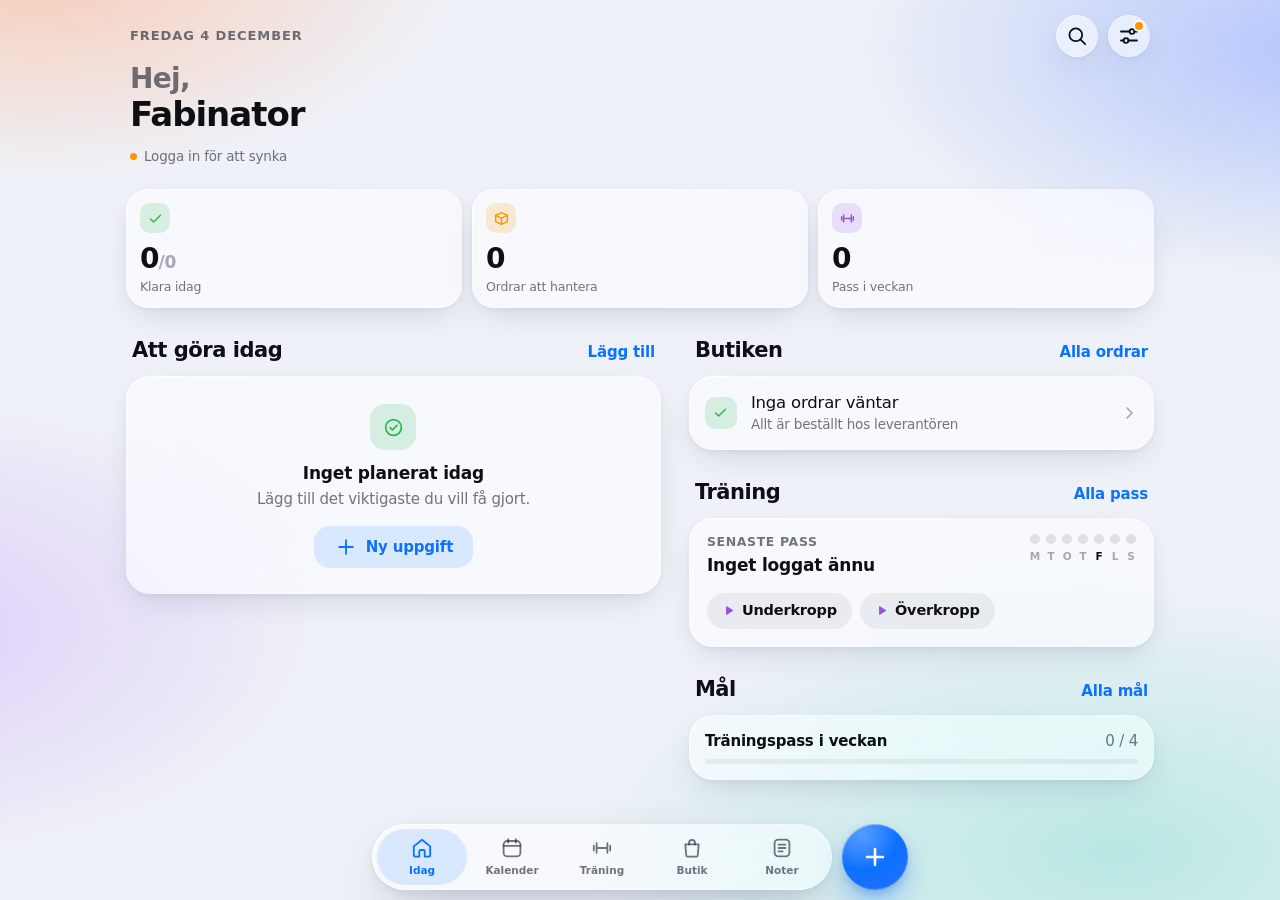
<file: index.html>
<!doctype html>
<html lang="sv">
<head>
<meta charset="utf-8">
<meta name="viewport" content="width=device-width,initial-scale=1,viewport-fit=cover">
<meta name="apple-mobile-web-app-capable" content="yes">
<meta name="mobile-web-app-capable" content="yes">
<meta name="apple-mobile-web-app-status-bar-style" content="black-translucent">
<meta name="apple-mobile-web-app-title" content="HQ">
<meta name="format-detection" content="telephone=no">
<meta name="theme-color" content="#eef1f7" media="(prefers-color-scheme: light)">
<meta name="theme-color" content="#06070b" media="(prefers-color-scheme: dark)">
<title>HQ</title>
<link rel="manifest" href="manifest.webmanifest">
<link rel="apple-touch-icon" href="icons/apple-touch-icon.png">
<link rel="icon" type="image/png" href="icons/icon-192.png">
<link rel="stylesheet" href="styles.css">
</head>
<body>
<div class="bg" aria-hidden="true"></div>
<main class="app"><div id="view" class="view"></div></main>
<nav class="tabbar" id="tabbar" aria-label="Huvudmeny"></nav>
<div id="toast" class="toast" role="status" aria-live="polite"></div>
<input type="file" id="import-file" accept="application/json,.json" hidden>
<script src="config.js"></script>
<script src="app.js"></script>
<script>
if ('serviceWorker' in navigator && location.protocol !== 'file:') {
  addEventListener('load', () => navigator.serviceWorker.register('sw.js').catch(() => {}));
}
</script>
</body>
</html>
</file>
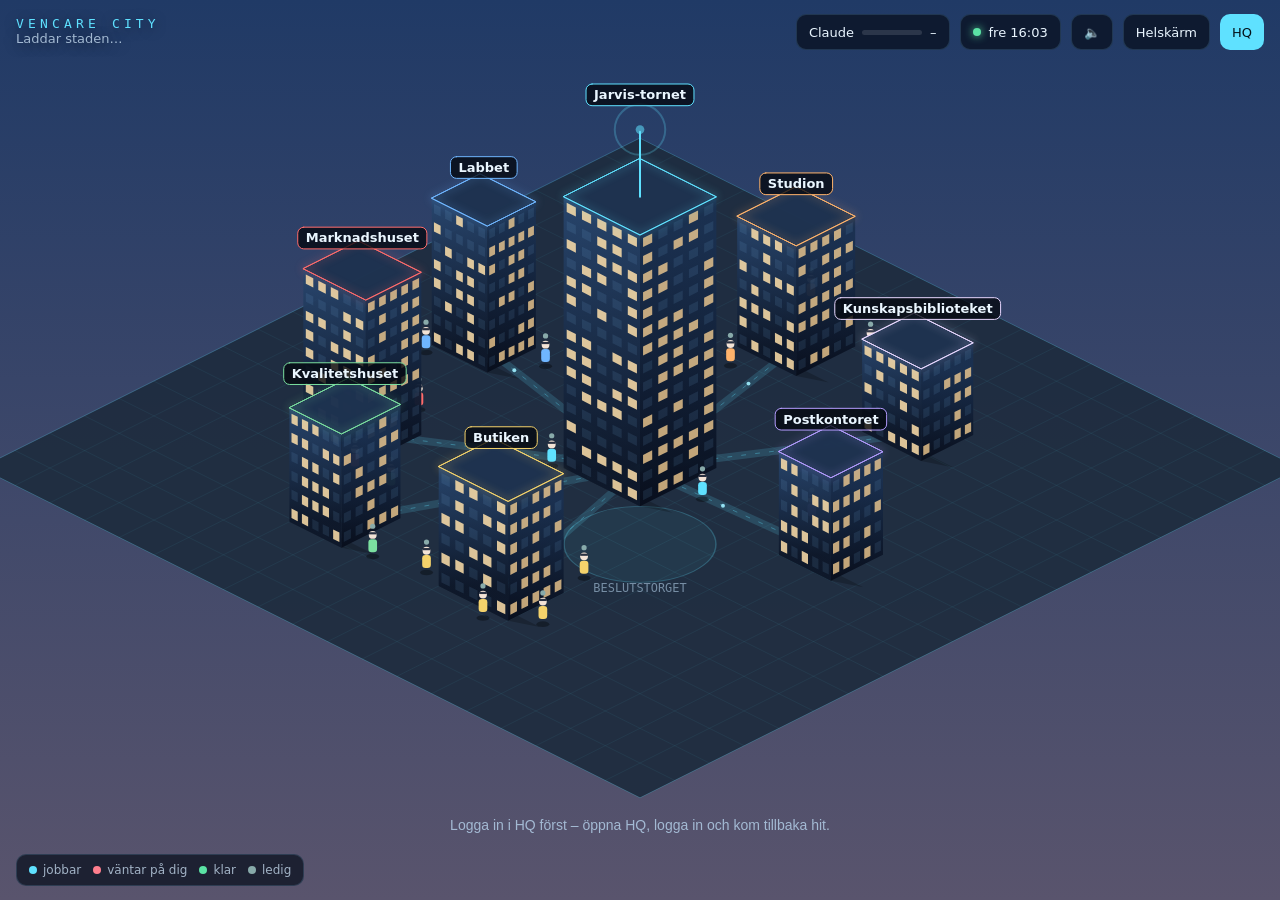
<file: stad.html>
<!doctype html>
<html lang="sv">
<head>
<meta charset="utf-8">
<meta name="viewport" content="width=device-width,initial-scale=1,viewport-fit=cover">
<meta name="apple-mobile-web-app-capable" content="yes">
<meta name="mobile-web-app-capable" content="yes">
<meta name="apple-mobile-web-app-status-bar-style" content="black-translucent">
<meta name="theme-color" content="#04060c">
<title>Vencare City</title>
<link rel="icon" href="/favicon.ico">
<style>
:root{--ink:#eaf6ff;--ink2:rgba(214,236,255,.72);--ink3:rgba(190,220,245,.5);--hud:#5fe1ff;--pink:#ff7e8d;--gold:#ffd27a;--ok:#5be3a5;--line:rgba(140,210,255,.16);--glass:rgba(8,14,28,.72)}
*{box-sizing:border-box}
[hidden]{display:none!important}
html,body{margin:0;height:100%;overflow:hidden;background:#04060c;color:var(--ink);font-family:"Segoe UI Variable Display","Segoe UI",system-ui,sans-serif}
canvas{position:fixed;inset:0;width:100vw;height:100vh;display:block;cursor:default}
button{font:inherit;cursor:pointer;color:inherit}
.hud{position:fixed;left:16px;right:16px;top:14px;display:flex;align-items:center;gap:10px;pointer-events:none}
.hud>*{pointer-events:auto}
.brand{display:flex;flex-direction:column;line-height:1.15;margin-right:auto;text-shadow:0 2px 12px rgba(0,0,0,.6)}
.brand b{font-family:"Cascadia Mono",Consolas,monospace;letter-spacing:.32em;font-size:13px;color:var(--hud);font-weight:400}
.brand span{font-size:13px;color:var(--ink2)}
.chip{display:flex;align-items:center;gap:8px;height:36px;padding:0 12px;border-radius:10px;background:var(--glass);border:1px solid var(--line);backdrop-filter:blur(8px);font-size:13px;white-space:nowrap}
.chip i{width:8px;height:8px;border-radius:50%;background:var(--ok);box-shadow:0 0 8px var(--ok)}
.chip.warn i{background:var(--pink);box-shadow:0 0 8px var(--pink)}
.chip.off i{background:#8aa;box-shadow:none}
button.chip{color:inherit}
#h-today b{font-weight:600}
.side ol{margin:8px 0 0;padding-left:20px;font-size:13.5px;line-height:1.55}
.side ol li{margin-bottom:6px}
.side code{font-family:"Cascadia Mono",Consolas,monospace;font-size:12px;background:rgba(95,225,255,.08);padding:1px 5px;border-radius:5px;word-break:break-all}
.chip .bar{width:60px;height:5px;border-radius:3px;background:rgba(255,255,255,.12);overflow:hidden}
.chip .bar u{display:block;height:100%;background:var(--hud);text-decoration:none}
.chip.warn .bar u{background:var(--pink)}
.btn{height:36px;padding:0 12px;border-radius:10px;background:var(--glass);border:1px solid var(--line);backdrop-filter:blur(8px);font-size:13px}
.btn:hover{border-color:rgba(95,225,255,.45)}
.btn.p{background:var(--hud);color:#04121a;border:0}
.pend{background:rgba(255,126,141,.16);border-color:rgba(255,126,141,.5)}
.side{position:fixed;right:16px;top:64px;width:340px;max-width:calc(100vw - 32px);max-height:calc(100vh - 84px);overflow:auto;padding:16px;border-radius:14px;background:var(--glass);border:1px solid var(--line);backdrop-filter:blur(12px);transform:translateX(120%);transition:transform .35s cubic-bezier(.32,.72,0,1)}
.side.on{transform:none}
.side h2{margin:0 0 2px;font-size:20px;font-weight:600}
.side .sub{font-size:13px;color:var(--ink3);margin-bottom:12px}
.side .row{padding:9px 0;border-top:1px solid var(--line);font-size:13.5px}
.side .row b{display:block;font-weight:500}
.side .row span{color:var(--ink3);font-size:12.5px}
.side .x{position:absolute;right:10px;top:10px;width:30px;height:30px;border-radius:8px;border:1px solid var(--line);background:none}
.side textarea{width:100%;min-height:64px;margin-top:10px;border-radius:10px;border:1px solid var(--line);background:rgba(4,8,16,.7);color:var(--ink);padding:10px;font:inherit;font-size:14px;resize:vertical}
.side .acts{display:flex;gap:8px;margin-top:8px}
.tip{position:fixed;pointer-events:none;padding:6px 10px;border-radius:8px;background:rgba(4,8,16,.9);border:1px solid var(--line);font-size:12.5px;white-space:nowrap;opacity:0;transition:opacity .15s}
.toast{position:fixed;left:50%;bottom:24px;transform:translateX(-50%) translateY(20px);opacity:0;transition:.35s cubic-bezier(.32,.72,0,1);padding:10px 16px;border-radius:12px;background:var(--glass);border:1px solid var(--line);backdrop-filter:blur(8px);font-size:14px}
.toast.on{opacity:1;transform:translateX(-50%)}
.party{position:fixed;left:50%;top:22%;transform:translate(-50%,-10px) scale(.96);opacity:0;transition:.6s cubic-bezier(.32,.72,0,1);text-align:center;pointer-events:none;text-shadow:0 4px 30px rgba(0,0,0,.7)}
.party.on{opacity:1;transform:translate(-50%,0) scale(1)}
.party small{display:block;font-family:"Cascadia Mono",Consolas,monospace;letter-spacing:.3em;color:var(--gold);font-size:13px;text-transform:uppercase}
.party b{display:block;font-size:44px;font-weight:700;letter-spacing:-.02em}
.party span{display:block;font-size:16px;color:var(--ink2);margin-top:4px}
.legend{position:fixed;left:16px;bottom:14px;display:flex;flex-wrap:wrap;gap:12px;font-size:12px;color:var(--ink2);padding:8px 12px;border-radius:10px;background:var(--glass);border:1px solid var(--line)}
.legend em{font-style:normal;display:inline-flex;align-items:center;gap:6px}
.legend em::before{content:"";width:8px;height:8px;border-radius:50%;background:var(--c)}
.btn,.chip{white-space:nowrap;-webkit-tap-highlight-color:transparent}
.hud{top:calc(14px + env(safe-area-inset-top));left:calc(16px + env(safe-area-inset-left));right:calc(16px + env(safe-area-inset-right))}
@media (max-width:700px){
  .chip.hide-s,.legend,#h-full{display:none}
  /* Mobil: rad 1 = namn, ljud och HQ. Rad 2 = beslut, dagens ordrar och live. */
  .hud{flex-wrap:wrap;gap:8px;left:calc(12px + env(safe-area-inset-left));right:calc(12px + env(safe-area-inset-right));top:calc(10px + env(safe-area-inset-top))}
  .brand{flex:1 1 calc(100% - 140px);min-width:0}
  .brand b{letter-spacing:.24em}
  .brand span{white-space:nowrap;overflow:hidden;text-overflow:ellipsis}
  #h-snd{order:1} #h-back{order:2}
  #h-pend,#h-today,#h-live{order:3;height:32px;font-size:12.5px;padding:0 10px}
  .btn,.chip{height:34px}
  .side{top:auto;bottom:calc(12px + env(safe-area-inset-bottom));left:12px;right:12px;width:auto;max-width:none;max-height:62vh;transform:translateY(calc(100% + 24px))}
  .party{top:calc(96px + env(safe-area-inset-top));width:calc(100vw - 32px)}
  .party b{font-size:34px}
  .party span{font-size:15px}
  .toast{bottom:calc(20px + env(safe-area-inset-bottom));max-width:calc(100vw - 32px);text-align:center}
}
@media (prefers-reduced-motion:reduce){.side,.toast,.party{transition:none}}
</style>
</head>
<body>
<canvas id="c" aria-label="Vencare City: agenterna som figurer i en framtidsstad"></canvas>
<div class="hud">
  <div class="brand"><b>VENCARE CITY</b><span id="h-lead">Laddar staden…</span></div>
  <div class="chip hide-s" id="h-pro" title="Claude Pro"><span>Claude</span><span class="bar"><u id="h-pro-bar" style="width:0"></u></span><span id="h-pro-t">–</span></div>
  <button class="btn" id="h-pend" hidden></button>
  <div class="chip" id="h-today" hidden title="Ordrar i dag"></div>
  <button class="chip" id="h-live" hidden><i></i><span>Live</span></button>
  <div class="chip hide-s"><i></i><span id="h-time"></span></div>
  <button class="btn" id="h-snd" aria-label="Ljud av/på">🔈</button>
  <button class="btn" id="h-full">Helskärm</button>
  <button class="btn p" id="h-back">Jarvis</button>
</div>
<aside class="side" id="side" aria-live="polite"><button class="x" id="side-x" aria-label="Stäng">✕</button><div id="side-b"></div></aside>
<div class="tip" id="tip"></div>
<div class="toast" id="toast"></div>
<div class="party" id="party"><small id="party-k"></small><b id="party-t"></b><span id="party-s"></span></div>
<div class="legend"><em style="--c:#5fe1ff">jobbar</em><em style="--c:#ff7e8d">väntar på dig</em><em style="--c:#5be3a5">klar</em><em style="--c:#8aa">ledig</em></div>
<script>
(() => {
'use strict';
const $ = s => document.querySelector(s);
const cv = $('#c'), cx = cv.getContext('2d');
const reduce = matchMedia('(prefers-reduced-motion: reduce)').matches;
const store = { get(k, d) { try { const v = localStorage.getItem(k); return v == null ? d : JSON.parse(v); } catch { return d; } }, set(k, v) { try { localStorage.setItem(k, JSON.stringify(v)); } catch {} } };

// ---------- Avdelningar och agenter ----------
const HUS = [
  { id: 'torn', namn: 'Jarvis-tornet', roll: 'Jarvis och Samordnaren. Här fattas besluten.', gx: 0, gy: 0, w: 2.2, d: 2.2, h: 250, c: '#5fe1ff', agenter: ['jarvis', 'samordnaren'] },
  { id: 'marknad', namn: 'Marknadshuset', roll: 'Strategi, annonser och resultat', gx: -5, gy: 3, w: 1.8, d: 1.6, h: 150, c: '#ff6b6b', agenter: ['marknadsforaren', 'annonser', 'annonsdashboard'] },
  { id: 'studio', namn: 'Studion', roll: 'Texter, UGC, video och bild', gx: -1.25, gy: -5.75, w: 1.7, d: 1.7, h: 120, c: '#ffb36b', agenter: ['innehall', 'ugc-fabriken', 'videobild'] },
  { id: 'butik', namn: 'Butiken', roll: 'Shopify, konvertering, kundservice och ekonomi', gx: 1.5, gy: 5.5, w: 2, d: 1.6, h: 110, c: '#f5d36b', agenter: ['butik', 'konvertering', 'kundservice', 'ekonomi'] },
  { id: 'post', namn: 'Postkontoret', roll: 'Mejl och Klaviyo', gx: 5.25, gy: -0.25, w: 1.5, d: 1.5, h: 95, c: '#b49cff', agenter: ['mejl'] },
  { id: 'labb', namn: 'Labbet', roll: 'Research och produkttester', gx: -5.75, gy: -1.25, w: 1.6, d: 1.4, h: 135, c: '#6fb6ff', agenter: ['research', 'produkttestaren'] },
  { id: 'kvalitet', namn: 'Kvalitetshuset', roll: 'Temat och granskning', gx: -2.75, gy: 5.75, w: 1.5, d: 1.7, h: 105, c: '#7be0a0', agenter: ['granskare', 'tema'] },
  { id: 'bibliotek', namn: 'Kunskapsbiblioteket', roll: 'Skills som agenterna kan slå upp', gx: 3, gy: -5, w: 1.7, d: 1.5, h: 85, c: '#e7d7ff', agenter: [] },
];
const NAMN = { jarvis: 'Jarvis', samordnaren: 'Samordnaren', marknadsforaren: 'Marknadsföraren', annonser: 'Annonser', annonsdashboard: 'Annonsdashboard', innehall: 'Innehåll', 'ugc-fabriken': 'UGC-fabriken', videobild: 'Video & bild', butik: 'Butik', konvertering: 'Konvertering', kundservice: 'Kundservice', ekonomi: 'Ekonomi', mejl: 'Mejl', research: 'Research', produkttestaren: 'Produkttestaren', granskare: 'Granskare', tema: 'Tema' };
const husFor = id => HUS.find(h => h.agenter.includes(id)) || HUS[0];
const PLATS = { gx: 2.2, gy: 2.2 }; // Beslutstorget framför tornet

// ---------- Isometri ----------
let W = 0, H = 0, DPR = 1, TW = 64, TH = 32, OX = 0, OY = 0, zoom = 1, tz = 1; // tz: textens skala, aldrig för liten för att läsas
const iso = (gx, gy) => ({ x: OX + (gx - gy) * TW / 2 * zoom, y: OY + (gx + gy) * TH / 2 * zoom });
function resize() {
  DPR = Math.min(2, window.devicePixelRatio || 1); W = innerWidth; H = innerHeight;
  cv.width = W * DPR; cv.height = H * DPR; cx.setTransform(DPR, 0, 0, DPR, 0, 0);
  // På mobil räcker det att husen får plats – markplattans hörn får gå utanför kanten.
  const mobil = W < 700;
  zoom = Math.max(mobil ? .3 : .55, Math.min(1.35, mobil ? Math.min(W / 800, H / 880) : Math.min(W / 1180, H / 760)));
  OX = W / 2; OY = mobil ? H * .56 : H * .52; tz = Math.max(.82, zoom);
}
addEventListener('resize', resize); resize();

// ---------- Data ----------
let D = {}, laddad = false;
const P = () => Array.isArray(D.pending) ? D.pending : [];
const L = () => Array.isArray(D.log) ? D.log : [];
const ålder = t => { try { return Date.now() - new Date(t).getTime(); } catch { return 1e12; } };
function läge(id) {
  const l = L().filter(r => r.agent === id);
  if (l.some(r => r.status === 'pågår')) return { s: 'jobbar', t: l.find(r => r.status === 'pågår').task };
  const p = P().find(x => x.agent === id); if (p) return { s: 'väntar', t: p.title };
  const k = l.find(r => r.status === 'klar' && ålder(r.tid) < 6 * 3600e3); if (k) return { s: 'klar', t: k.task };
  return { s: 'ledig', t: (l[0] && l[0].task) || '' };
}
// Två lägen: lokalt (Vencare Team på datorn, data från /data) och i HQ på nätet
// (samma inloggning som HQ, data från Supabase – fungerar även när datorn är avstängd).
const LOKAL = /^(localhost|127\.0\.0\.1|\[::1\])$/.test(location.hostname);
let info = '';
const HQ = (() => {
  const läs = k => { try { return JSON.parse(localStorage.getItem(k) || 'null'); } catch { return null; } };
  const cfg = () => { const c = läs('hq.cfg.v1') || {}, C = window.HQ_CONFIG || {}; return { url: String(c.url || C.supabaseUrl || '').trim().replace(/\/+$/, ''), key: String(c.key || C.supabaseAnonKey || '').trim() }; };
  async function token() {
    const s = läs('hq.session.v1'); if (!s || !s.access_token) throw new Error('auth');
    if (Date.now() < s.expires_at - 60000) return s.access_token;
    const { url, key } = cfg();
    const r = await fetch(url + '/auth/v1/token?grant_type=refresh_token', { method: 'POST', headers: { apikey: key, 'Content-Type': 'application/json' }, body: JSON.stringify({ refresh_token: s.refresh_token }) });
    if (!r.ok) throw new Error(r.status < 500 ? 'auth' : 'nät');
    const j = await r.json();
    try { localStorage.setItem('hq.session.v1', JSON.stringify({ ...s, access_token: j.access_token, refresh_token: j.refresh_token, expires_at: Date.now() + (j.expires_in || 3600) * 1000 })); } catch {}
    return j.access_token;
  }
  async function rest(path, opts = {}) {
    const { url, key } = cfg(); if (!url || !key) throw new Error('cfg');
    const t = await token();
    const r = await fetch(`${url}/rest/v1/${path}`, { ...opts, cache: 'no-store', headers: { apikey: key, Authorization: 'Bearer ' + t, 'Content-Type': 'application/json', ...(opts.headers || {}) } });
    if (r.status === 401) throw new Error('auth');
    const txt = await r.text();
    if (!r.ok) { const e = new Error(txt || 'HTTP ' + r.status); e.status = r.status; throw e; }
    return txt ? JSON.parse(txt) : null;
  }
  function användare() { try { const s = läs('hq.session.v1'), p = s.access_token.split('.')[1].replace(/-/g, '+').replace(/_/g, '/'); return JSON.parse(atob(p)).sub || ''; } catch { return ''; } }
  return { rest, cfg, användare };
})();
const felText = e => e.message === 'cfg' || e.message === 'auth' ? 'Logga in i HQ först – öppna HQ, logga in och kom tillbaka hit.' : (e instanceof TypeError || e.message === 'nät') ? 'Ingen kontakt med Supabase just nu. Försöker igen…' : 'Kunde inte hämta läget: ' + e.message.slice(0, 80);
async function hämta() {
  if (LOKAL) { try { const r = await fetch('/data', { cache: 'no-store' }); if (r.ok) { D = await r.json(); laddad = true; uppdatera(); } } catch {} return; }
  try {
    const rad = (await HQ.rest('items?kind=eq.jarvis&deleted=is.false&select=data&limit=1'))[0];
    const s = rad && rad.data;
    // Utan hela historiken (hist) firas inga milstolpar – summan sedan start skulle bli fel.
    if (s) D = { ...s, history: { days: Array.isArray(s.hist) ? s.hist : [] } };
    laddad = true; info = s ? '' : 'Jarvis på datorn har inte skickat något till HQ än.'; uppdatera();
  } catch (e) { info = felText(e); }
}

// ---------- Live-ordrar (Shopify → Supabase, utan datorn) ----------
let LIVE = [], liveOk = null;
const dagNyckel = t => { const d = new Date(t); return d.getFullYear() + '-' + String(d.getMonth() + 1).padStart(2, '0') + '-' + String(d.getDate()).padStart(2, '0'); };
async function hämtaOrdrar() {
  if (LOKAL) return;
  try {
    const rader = await HQ.rest('live_orders?select=id,total,currency,items,test,created_at&order=created_at.desc&limit=100') || [];
    liveOk = true; LIVE = rader;
    const sedda = store.get('stad-sedda', null), nya = sedda ? rader.filter(o => !sedda.includes(o.id)) : [];
    store.set('stad-sedda', rader.map(o => o.id));
    nya.reverse().forEach((o, i) => setTimeout(() => nyOrder(o), i * 7000));
    if (nya.some(o => !o.test)) setTimeout(() => milstolpar(), nya.length * 7000);
  } catch (e) { if (e.status === 404 || /live_orders/.test(e.message)) liveOk = false; }
  rita();
  function rita() {
    const l = $('#h-live'); l.hidden = liveOk === null; l.classList.toggle('off', !liveOk);
    l.querySelector('span').textContent = liveOk ? 'Live' : 'Live av'; l.title = liveOk ? 'Nya ordrar firas inom 10 sekunder' : 'Live-ordrar är inte kopplade än – klicka för hur';
    const idag = dagNyckel(Date.now()), d = LIVE.filter(o => !o.test && dagNyckel(o.created_at) === idag), t = $('#h-today');
    t.hidden = !liveOk; t.innerHTML = `I dag <b>${d.length}</b> ${d.length === 1 ? 'order' : 'ordrar'} · <b>${fmt(d.reduce((a, o) => a + (+o.total || 0), 0))} kr</b>`;
  }
}
function nyOrder(o) {
  const tid = new Date(o.created_at).toLocaleTimeString('sv-SE', { hour: '2-digit', minute: '2-digit' });
  fira(o.test ? 'Testorder' : 'Ny order', fmt(+o.total || 0) + ' kr', (o.items ? `${o.items} ${o.items === 1 ? 'produkt' : 'produkter'} · ` : '') + 'kl ' + tid, (+o.total || 0) >= 1000 ? 2 : 1);
}
function visaLive() {
  const url = HQ.cfg().url;
  if (liveOk) return öppna(`<h2>Live-ordrar</h2><div class="sub">Kopplat. Shopify skickar varje ny order direkt hit, även när datorn är avstängd.</div>` + LIVE.slice(0, 8).map(o => `<div class="row"><b>${fmt(+o.total || 0)} kr${o.test ? ' · test' : ''}</b><span>${esc(new Date(o.created_at).toLocaleString('sv-SE', { weekday: 'short', day: 'numeric', month: 'short', hour: '2-digit', minute: '2-digit' }))}${o.items ? ' · ' + o.items + ' st' : ''}</span></div>`).join('') + (LIVE.length ? '' : '<div class="row"><span>Inga ordrar än. Nästa order firas här.</span></div>'));
  öppna(`<h2>Koppla live-ordrar</h2><div class="sub">En gång, ca 10 minuter. Sedan firar staden varje order direkt – även när datorn är avstängd.</div>
    <ol><li><b>Supabase → SQL Editor:</b> kör <code>stad.sql</code>. Längst ner visas en nyckel (token).</li>
    <li><b>Supabase → Edge Functions → Deploy a new function → Via Editor:</b> namn <code>shopify-order</code>, klistra in <code>.team/supabase/functions/shopify-order/index.ts</code>, tryck Deploy och stäng av <b>Verify JWT</b>.</li>
    <li><b>Shopify:</b> en webhook för <i>orders/create</i> till <code>${esc(url ? url + '/functions/v1/shopify-order?k=NYCKELN' : 'https://DITT-PROJEKT.supabase.co/functions/v1/shopify-order?k=NYCKELN')}</code>. Jarvis kan skapa den åt dig.</li></ol>
    <div class="sub" style="margin-top:10px">Steg för steg finns i LÄS-MIG.md under "Vencare City på nätet".</div>`);
}

// ---------- Figurer ----------
const FIG = [];
Object.keys(NAMN).forEach((id, i) => {
  const h = husFor(id), a = (i * 2.399) % (Math.PI * 2);
  const hem = { gx: h.gx + Math.cos(a) * (h.w / 2 + .7), gy: h.gy + Math.sin(a) * (h.d / 2 + .7) };
  FIG.push({ id, h, hem, gx: hem.gx, gy: hem.gy, tx: hem.gx, ty: hem.gy, fas: Math.random() * 6, vänta: Math.random() * 4, c: h.c, läge: { s: 'ledig', t: '' } });
});
function mål(f) {
  const s = f.läge.s;
  if (s === 'väntar') return { gx: PLATS.gx + (Math.random() - .5) * 2.4, gy: PLATS.gy + (Math.random() - .5) * 1.2 };
  if (s === 'jobbar') return { gx: f.h.gx + (Math.random() - .5) * .5, gy: f.h.gy + f.h.d / 2 + .45 };
  if (s === 'ledig' && Math.random() < .25) { const b = HUS.find(x => x.id === 'bibliotek'); return { gx: b.gx - .2 + Math.random() * .4, gy: b.gy + b.d / 2 + .5 }; }
  if (s === 'ledig' && Math.random() < .3) return { gx: PLATS.gx + (Math.random() - .5) * 3, gy: PLATS.gy + 1 + Math.random() };
  return { gx: f.hem.gx + (Math.random() - .5) * .8, gy: f.hem.gy + (Math.random() - .5) * .8 };
}
function uppdatera() {
  FIG.forEach(f => { const n = läge(f.id); if (n.s !== f.läge.s) { f.läge = n; const m = mål(f); f.tx = m.gx; f.ty = m.gy; } else f.läge = n; });
  const p = P().length; const pe = $('#h-pend'); pe.hidden = !p; pe.textContent = p + (p === 1 ? ' beslut väntar' : ' beslut väntar'); pe.classList.toggle('pend', !!p);
  const run = FIG.filter(f => f.läge.s === 'jobbar').length;
  $('#h-lead').textContent = run ? `${run} ${run === 1 ? 'agent jobbar' : 'agenter jobbar'} just nu` : (p ? 'Teamet väntar på dina beslut' : 'Lugnt i staden');
  const pl = D.plan && D.plan.fiveHour; const pro = $('#h-pro');
  if (pl && pl.pct != null && (!pl.resetsAt || Date.parse(pl.resetsAt) > Date.now())) { $('#h-pro-bar').style.width = Math.min(100, pl.pct) + '%'; $('#h-pro-t').textContent = pl.pct + ' %'; pro.classList.toggle('warn', pl.pct >= 70); }
  else { $('#h-pro-t').textContent = 'ok'; $('#h-pro-bar').style.width = '0'; }
  milstolpar();
}

// ---------- Milstolpar och fest ----------
const fmt = n => Math.round(n).toLocaleString('sv-SE');
function milstolpar() {
  const hist = (D.history && Array.isArray(D.history.days) ? D.history.days : []).map(r => [r[0], +r[1] || 0, +r[2] || 0]);
  // Live-ordrar som kommit efter Jarvis senaste siffror räknas in, så att milstolpar firas även när datorn är av.
  const sist = Date.parse(D.salesUpdated || ''), sistaDag = hist.length ? hist[hist.length - 1][0] : '';
  LIVE.filter(o => !o.test && (isNaN(sist) ? dagNyckel(o.created_at) > sistaDag : Date.parse(o.created_at) > sist)).forEach(o => {
    const k = dagNyckel(o.created_at), r = hist.find(x => x[0] === k);
    if (r) { r[1] += 1; r[2] += +o.total || 0; } else hist.push([k, 1, +o.total || 0]);
  });
  if (!hist.length) return;
  const tot = hist.reduce((a, r) => a + (+r[2] || 0), 0), ord = hist.reduce((a, r) => a + (+r[1] || 0), 0);
  const firat = store.get('stad-firat', null), ny = [];
  const bästDag = Math.max(0, ...hist.map(r => +r[2] || 0));
  const veckor = {}; hist.forEach(r => { const d = new Date(r[0] + 'T12:00:00'), m = new Date(d); m.setDate(d.getDate() - ((d.getDay() + 6) % 7)); const k = m.toISOString().slice(0, 10); veckor[k] = (veckor[k] || 0) + (+r[2] || 0); });
  const bästVecka = Math.max(0, ...Object.values(veckor));
  const f = firat || { ord: false, oms: [], dag: bästDag, vecka: bästVecka };
  if (ord >= 1 && !f.ord) { f.ord = true; ny.push(['Milstolpe', 'Första ordern!', 'Vencare har sålt sin första produkt. Det här är början.', 3]); }
  for (const g of [10000, 50000, 100000, 500000, 1000000]) if (tot >= g && !f.oms.includes(g)) { f.oms.push(g); ny.push(['Omsättning', fmt(g) + ' kr', 'Total försäljning sedan start: ' + fmt(tot) + ' kr', g >= 100000 ? 3 : 2]); }
  // Rekord firas en gång per dag och vecka, inte vid varje ny order samma dag.
  const idagK = dagNyckel(Date.now()), veckaK = Object.keys(veckor).sort().pop() || '';
  if (firat && bästDag > (f.dag || 0) && bästDag > 0 && f.dagFirad !== idagK) { f.dagFirad = idagK; ny.push(['Rekord', 'Bästa dagen hittills', fmt(bästDag) + ' kr på en dag', 1]); }
  if (firat && bästVecka > (f.vecka || 0) && bästVecka > 0 && f.veckaFirad !== veckaK) { f.veckaFirad = veckaK; ny.push(['Rekord', 'Bästa veckan hittills', fmt(bästVecka) + ' kr på en vecka', 1]); }
  f.dag = Math.max(f.dag || 0, bästDag); f.vecka = Math.max(f.vecka || 0, bästVecka);
  store.set('stad-firat', f);
  if (!firat) return; // första gången: spara läget utan att fira gamla saker
  ny.forEach((x, i) => setTimeout(() => fira(...x), i * 6000));
}
const RAK = [], PART = [];
let partyT = 0;
function fira(k, t, s, styrka = 1) {
  $('#party-k').textContent = k; $('#party-t').textContent = t; $('#party-s').textContent = s;
  $('#party').classList.add('on'); clearTimeout(partyT); partyT = setTimeout(() => $('#party').classList.remove('on'), 6500);
  const n = reduce ? 0 : 6 + styrka * 6;
  for (let i = 0; i < n; i++) setTimeout(() => RAK.push({ x: W * (.2 + Math.random() * .6), y: H * .92, vx: (Math.random() - .5) * 1.2, vy: -(7.5 + Math.random() * 3.5), liv: 0, färg: ['#ff7e8d', '#5fe1ff', '#ffd27a', '#b49cff', '#5be3a5'][i % 5] }), i * 260);
  FIG.forEach(f => f.jubel = 4);
  ljud.fanfar();
}
// ---------- Ljud (bara vid fest) ----------
const ljud = (() => {
  let ac = null, på = store.get('stad-ljud', true);
  const knapp = $('#h-snd'); const rita = () => { knapp.textContent = på ? '🔈' : '🔇'; knapp.setAttribute('aria-label', på ? 'Stäng av ljud' : 'Slå på ljud'); }; rita();
  knapp.onclick = () => { på = !på; store.set('stad-ljud', på); rita(); };
  const ctx = () => { if (!ac) try { ac = new (window.AudioContext || window.webkitAudioContext)(); } catch {} if (ac && ac.state === 'suspended') ac.resume(); return ac; };
  const brus = (t0, dur, f0, f1, vol) => { const a = ctx(); if (!a) return; const b = a.createBuffer(1, a.sampleRate * dur, a.sampleRate), d = b.getChannelData(0); for (let i = 0; i < d.length; i++) d[i] = (Math.random() * 2 - 1) * (1 - i / d.length); const s = a.createBufferSource(); s.buffer = b; const fl = a.createBiquadFilter(); fl.type = 'bandpass'; fl.frequency.setValueAtTime(f0, a.currentTime + t0); fl.frequency.exponentialRampToValueAtTime(f1, a.currentTime + t0 + dur); const g = a.createGain(); g.gain.value = vol; s.connect(fl).connect(g).connect(a.destination); s.start(a.currentTime + t0); };
  // iPhone spelar bara ljud efter ett tryck: lås upp ljudet vid första trycket.
  addEventListener('pointerdown', () => { if (på) ctx(); }, { once: true });
  return {
    uppskjut() { if (på) brus(0, .7, 400, 2400, .12); },
    smäll() { if (på) { brus(0, .5, 1800, 200, .35); } },
    fanfar() { if (!på) return; const a = ctx(); if (!a) return; [523, 659, 784, 1047].forEach((hz, i) => { const o = a.createOscillator(), g = a.createGain(); o.type = 'triangle'; o.frequency.value = hz; g.gain.setValueAtTime(0, a.currentTime + i * .12); g.gain.linearRampToValueAtTime(.08, a.currentTime + i * .12 + .03); g.gain.exponentialRampToValueAtTime(.001, a.currentTime + i * .12 + .6); o.connect(g).connect(a.destination); o.start(a.currentTime + i * .12); o.stop(a.currentTime + i * .12 + .7); }); },
  };
})();

// ---------- Ritning ----------
const nu = () => new Date();
function himmel() {
  const h = nu().getHours() + nu().getMinutes() / 60;
  const dag = Math.max(0, Math.min(1, Math.sin((h - 6) / 12 * Math.PI))); // 0 natt, 1 mitt på dagen
  const g = cx.createLinearGradient(0, 0, 0, H);
  const top = dag > .05 ? `rgb(${12 + 40 * dag},${24 + 70 * dag},${48 + 110 * dag})` : '#04060f';
  const bot = dag > .05 ? `rgb(${30 + 120 * dag},${40 + 90 * dag},${70 + 80 * dag})` : '#0b1022';
  g.addColorStop(0, top); g.addColorStop(1, bot); cx.fillStyle = g; cx.fillRect(0, 0, W, H);
  if (dag < .35) { cx.fillStyle = `rgba(255,255,255,${.55 * (1 - dag / .35)})`; for (let i = 0; i < 90; i++) { const x = (i * 137.5 % 1) * W || (i * 97) % W, y = ((i * 61) % 100) / 100 * H * .45; cx.fillRect((i * 211) % W, y, 1.2, 1.2); } }
  return dag;
}
function poly(pts, fill, stroke) { cx.beginPath(); pts.forEach((p, i) => i ? cx.lineTo(p.x, p.y) : cx.moveTo(p.x, p.y)); cx.closePath(); if (fill) { cx.fillStyle = fill; cx.fill(); } if (stroke) { cx.strokeStyle = stroke; cx.lineWidth = 1; cx.stroke(); } }
function mark(dag, t) {
  // markplatta
  const R = 9.5;
  poly([iso(-R, -R), iso(R, -R), iso(R, R), iso(-R, R)], dag > .3 ? 'rgba(30,44,62,.92)' : 'rgba(10,16,30,.95)', 'rgba(95,225,255,.18)');
  cx.strokeStyle = 'rgba(95,225,255,.06)'; cx.lineWidth = 1;
  for (let i = -R; i <= R; i += 1) { let a = iso(i, -R), b = iso(i, R); cx.beginPath(); cx.moveTo(a.x, a.y); cx.lineTo(b.x, b.y); cx.stroke(); a = iso(-R, i); b = iso(R, i); cx.beginPath(); cx.moveTo(a.x, a.y); cx.lineTo(b.x, b.y); cx.stroke(); }
  // vägar från tornet till husen, med ljus som rör sig
  HUS.slice(1).forEach((h, k) => {
    const a = iso(0, 0), b = iso(h.gx, h.gy);
    cx.strokeStyle = 'rgba(95,225,255,.16)'; cx.lineWidth = 7 * zoom; cx.lineCap = 'round'; cx.beginPath(); cx.moveTo(a.x, a.y); cx.lineTo(b.x, b.y); cx.stroke();
    cx.strokeStyle = 'rgba(95,225,255,.35)'; cx.lineWidth = 1; cx.setLineDash([4, 10]); cx.lineDashOffset = -t / 40; cx.beginPath(); cx.moveTo(a.x, a.y); cx.lineTo(b.x, b.y); cx.stroke(); cx.setLineDash([]);
    if (!reduce) { const p = ((t / 4000 + k * .37) % 1), x = a.x + (b.x - a.x) * p, y = a.y + (b.y - a.y) * p; cx.fillStyle = 'rgba(160,240,255,.9)'; cx.beginPath(); cx.arc(x, y, 1.8 * zoom, 0, 7); cx.fill(); }
  });
  // beslutstorget
  const pc = iso(PLATS.gx, PLATS.gy), np = P().length;
  cx.save(); cx.translate(pc.x, pc.y); cx.scale(1, .5); cx.beginPath(); cx.arc(0, 0, 70 * zoom, 0, 7); cx.fillStyle = np ? 'rgba(255,126,141,.10)' : 'rgba(95,225,255,.06)'; cx.fill(); cx.strokeStyle = np ? 'rgba(255,126,141,.45)' : 'rgba(95,225,255,.25)'; cx.lineWidth = 1.5; cx.stroke(); cx.restore();
  cx.fillStyle = np ? 'rgba(255,170,180,.9)' : 'rgba(190,220,245,.55)'; cx.font = `${11 * tz}px Cascadia Mono, Consolas, monospace`; cx.textAlign = 'center'; cx.fillText('BESLUTSTORGET', pc.x, pc.y + 44 * zoom);
}
function hus(h, dag, t) {
  const x0 = h.gx - h.w / 2, y0 = h.gy - h.d / 2, x1 = h.gx + h.w / 2, y1 = h.gy + h.d / 2, Hh = h.h * zoom;
  const A = iso(x0, y1), B = iso(x1, y1), C = iso(x1, y0), E = iso(x0, y0);
  const up = p => ({ x: p.x, y: p.y - Hh });
  const aktiv = FIG.filter(f => f.h === h && f.läge.s === 'jobbar').length;
  // skugga
  cx.fillStyle = 'rgba(0,0,0,.28)'; poly([A, B, { x: B.x + 30 * zoom, y: B.y + 6 * zoom }, { x: A.x + 30 * zoom, y: A.y + 6 * zoom }], 'rgba(0,0,0,.22)');
  // fasader (glas)
  const vänster = cx.createLinearGradient(A.x, A.y - Hh, A.x, A.y); vänster.addColorStop(0, 'rgba(40,70,110,.95)'); vänster.addColorStop(1, 'rgba(14,24,42,.98)');
  const höger = cx.createLinearGradient(B.x, B.y - Hh, B.x, B.y); höger.addColorStop(0, 'rgba(26,48,80,.95)'); höger.addColorStop(1, 'rgba(8,14,28,.98)');
  poly([A, B, up(B), up(A)], vänster);
  poly([B, C, up(C), up(B)], höger);
  // fönster
  const rader = Math.max(3, Math.floor(h.h / 16)), kol = 5;
  const tänd = (i, j, sida) => { const s = Math.sin(i * 12.9898 + j * 78.233 + sida * 3.1 + h.gx) * 43758.5453; const r = s - Math.floor(s); return r < (dag > .5 ? .18 : .55) + aktiv * .12; };
  [[A, B, 0], [B, C, 1]].forEach(([p, q, sida]) => {
    for (let i = 0; i < rader; i++) for (let j = 0; j < kol; j++) {
      const u0 = (j + .2) / kol, u1 = (j + .8) / kol, v0 = (i + .25) / rader, v1 = (i + .75) / rader;
      const pt = (u, v) => ({ x: p.x + (q.x - p.x) * u, y: p.y + (q.y - p.y) * u - Hh * (1 - v) });
      const på = tänd(i, j, sida);
      poly([pt(u0, v1), pt(u1, v1), pt(u1, v0), pt(u0, v0)], på ? (sida ? 'rgba(255,214,150,.75)' : 'rgba(255,224,170,.85)') : 'rgba(120,180,230,.12)');
    }
  });
  // tak med neonkant
  poly([up(A), up(B), up(C), up(E)], 'rgba(30,50,80,.98)', h.c);
  cx.save(); cx.shadowColor = h.c; cx.shadowBlur = aktiv && !reduce ? 18 + 6 * Math.sin(t / 300) : 8; poly([up(A), up(B), up(C), up(E)], null, h.c); cx.restore();
  // antenn/spira på tornet
  const mid = { x: (up(A).x + up(C).x) / 2, y: (up(A).y + up(C).y) / 2 };
  if (h.id === 'torn') {
    cx.strokeStyle = h.c; cx.lineWidth = 2; cx.beginPath(); cx.moveTo(mid.x, mid.y); cx.lineTo(mid.x, mid.y - 60 * zoom); cx.stroke();
    cx.fillStyle = `rgba(95,225,255,${.6 + .4 * Math.sin(t / 400)})`; cx.beginPath(); cx.arc(mid.x, mid.y - 62 * zoom, 4 * zoom, 0, 7); cx.fill();
    if (!reduce) { cx.strokeStyle = 'rgba(95,225,255,.25)'; cx.beginPath(); cx.arc(mid.x, mid.y - 62 * zoom, (10 + (t / 30) % 30) * zoom, 0, 7); cx.stroke(); }
  }
  if (h.id === 'bibliotek') { const n = Math.min(12, (D.skills || []).length); for (let i = 0; i < n; i++) { cx.fillStyle = ['#ff7e8d', '#5fe1ff', '#ffd27a', '#b49cff'][i % 4]; cx.fillRect(mid.x - 24 * zoom + i * 4 * zoom, mid.y - 10 * zoom, 3 * zoom, 8 * zoom); } }
  // skylt
  const sky = { x: mid.x, y: mid.y - (h.id === 'torn' ? 78 : 14) * zoom };
  cx.font = `600 ${12 * tz}px Segoe UI, system-ui, sans-serif`; const tw = cx.measureText(h.namn).width + 16;
  cx.fillStyle = 'rgba(4,8,16,.78)'; cx.strokeStyle = h.c; cx.lineWidth = 1; cx.beginPath(); cx.roundRect(sky.x - tw / 2, sky.y - 26 * tz, tw, 20 * tz, 6); cx.fill(); cx.stroke();
  cx.fillStyle = '#eaf6ff'; cx.textAlign = 'center'; cx.fillText(h.namn, sky.x, sky.y - 12 * tz);
  if (aktiv) { cx.fillStyle = h.c; cx.font = `${10.5 * tz}px Cascadia Mono, Consolas, monospace`; cx.fillText(aktiv + ' jobbar', sky.x, sky.y + 2 * tz); }
  h._box = { x: Math.min(A.x, E.x) - 4, y: up(E).y - (h.id === 'torn' ? 90 : 30) * zoom, w: Math.abs(C.x - A.x) + 8, h: A.y - up(E).y + (h.id === 'torn' ? 90 : 30) * zoom };
}
const FÄRG = { jobbar: '#5fe1ff', väntar: '#ff7e8d', klar: '#5be3a5', ledig: '#8aa' };
function figur(f, t, dt) {
  // rörelse
  const dx = f.tx - f.gx, dy = f.ty - f.gy, dist = Math.hypot(dx, dy), v = 0.0009 * dt * (reduce ? 3 : 1);
  if (dist > .02) { f.gx += dx / dist * Math.min(v, dist); f.gy += dy / dist * Math.min(v, dist); f.går = true; }
  else { f.går = false; f.vänta -= dt / 1000; if (f.vänta <= 0) { const m = mål(f); f.tx = m.gx; f.ty = m.gy; f.vänta = f.läge.s === 'ledig' ? 6 + Math.random() * 10 : 3 + Math.random() * 4; } }
  const p = iso(f.gx, f.gy), z = zoom, hopp = f.jubel > 0 ? Math.abs(Math.sin(t / 120)) * 10 * z : (f.går && !reduce ? Math.abs(Math.sin(t / 110 + f.fas)) * 1.6 * z : 0);
  if (f.jubel > 0) f.jubel -= dt / 1000;
  cx.fillStyle = 'rgba(0,0,0,.35)'; cx.beginPath(); cx.ellipse(p.x, p.y, 6 * z, 2.6 * z, 0, 0, 7); cx.fill();
  const y = p.y - hopp;
  cx.fillStyle = f.c; cx.beginPath(); cx.roundRect(p.x - 4 * z, y - 16 * z, 8 * z, 12 * z, 3 * z); cx.fill();
  cx.fillStyle = '#f3e3d6'; cx.beginPath(); cx.arc(p.x, y - 20 * z, 3.6 * z, 0, 7); cx.fill();
  cx.fillStyle = 'rgba(20,30,50,.9)'; cx.fillRect(p.x - 3.5 * z, y - 22.5 * z, 7 * z, 2 * z);
  // statusljus
  const s = f.läge.s; cx.fillStyle = FÄRG[s]; cx.beginPath(); cx.arc(p.x, y - 28 * z, 2.4 * z, 0, 7); cx.fill();
  if (s === 'väntar') { cx.fillStyle = '#ff7e8d'; cx.font = `700 ${13 * z}px Segoe UI, sans-serif`; cx.textAlign = 'center'; cx.fillText('!', p.x, y - 33 * z + Math.sin(t / 250) * 2); }
  if (s === 'klar') { cx.fillStyle = '#5be3a5'; cx.font = `700 ${12 * z}px Segoe UI, sans-serif`; cx.textAlign = 'center'; cx.fillText('✓', p.x, y - 33 * z); }
  if (s === 'jobbar' && !reduce) { cx.strokeStyle = 'rgba(95,225,255,.5)'; cx.beginPath(); cx.arc(p.x, y - 28 * z, (4 + (t / 80) % 8) * z, 0, 7); cx.stroke(); }
  f._p = { x: p.x, y: y - 14 * z };
}
function pratbubbla(f) {
  if (!f._p || f.läge.s === 'ledig' || !f.läge.t) return;
  const txt = (NAMN[f.id] + ': ' + f.läge.t).slice(0, 46) + ((NAMN[f.id] + ': ' + f.läge.t).length > 46 ? '…' : '');
  cx.font = `${11 * tz}px Segoe UI, system-ui, sans-serif`; const w = cx.measureText(txt).width + 14, x = f._p.x - w / 2, y = f._p.y - 44 * tz;
  cx.fillStyle = 'rgba(4,8,16,.85)'; cx.strokeStyle = FÄRG[f.läge.s]; cx.lineWidth = 1; cx.beginPath(); cx.roundRect(x, y - 16 * tz, w, 20 * tz, 6); cx.fill(); cx.stroke();
  cx.fillStyle = '#eaf6ff'; cx.textAlign = 'center'; cx.fillText(txt, f._p.x, y - 2 * zoom);
}
function fyrverkeri(dt) {
  for (let i = RAK.length - 1; i >= 0; i--) {
    const r = RAK[i]; r.x += r.vx; r.y += r.vy; r.vy += .12; r.liv += dt;
    cx.fillStyle = r.färg; cx.beginPath(); cx.arc(r.x, r.y, 2.2, 0, 7); cx.fill();
    cx.fillStyle = 'rgba(255,230,180,.35)'; cx.fillRect(r.x - .6, r.y, 1.2, 10);
    if (r.liv === dt) ljud.uppskjut();
    if (r.vy >= -.5) { RAK.splice(i, 1); ljud.smäll(); for (let k = 0; k < 70; k++) { const a = Math.random() * 7, s = 1 + Math.random() * 4.2; PART.push({ x: r.x, y: r.y, vx: Math.cos(a) * s, vy: Math.sin(a) * s, liv: 1, färg: k % 4 ? r.färg : '#fff' }); } }
  }
  for (let i = PART.length - 1; i >= 0; i--) { const p = PART[i]; p.x += p.vx; p.y += p.vy; p.vy += .05; p.vx *= .985; p.liv -= dt / 1600; if (p.liv <= 0) { PART.splice(i, 1); continue; } cx.globalAlpha = Math.max(0, p.liv); cx.fillStyle = p.färg; cx.fillRect(p.x, p.y, 2, 2); } cx.globalAlpha = 1;
}
let senast = performance.now();
function loop(t) {
  const dt = Math.min(64, t - senast); senast = t;
  const dag = himmel(); mark(dag, t);
  // rita hus och figurer i djupordning
  const saker = [...HUS.map(h => ({ k: h.gx + h.gy + h.d / 2, h })), ...FIG.map(f => ({ k: f.gx + f.gy, f }))].sort((a, b) => a.k - b.k);
  saker.forEach(s => s.h ? hus(s.h, dag, t) : figur(s.f, t, dt));
  if (W >= 700 && !document.getElementById('party').classList.contains('on')) FIG.forEach(pratbubbla);
  fyrverkeri(dt);
  if (info || !laddad) { cx.fillStyle = 'rgba(190,220,245,.75)'; cx.font = '14px Segoe UI, sans-serif'; cx.textAlign = 'center'; cx.fillText(info || 'Hämtar läget från Jarvis…', W / 2, H - 70); }
  requestAnimationFrame(loop);
}
requestAnimationFrame(loop);

// ---------- Klick och hovring ----------
function träff(x, y) {
  const f = FIG.find(f => f._p && Math.hypot(f._p.x - x, f._p.y - y) < Math.max(22, 14 * zoom)); if (f) return { f };
  const h = [...HUS].reverse().find(h => h._box && x > h._box.x && x < h._box.x + h._box.w && y > h._box.y && y < h._box.y + h._box.h); if (h) return { h };
  const pc = iso(PLATS.gx, PLATS.gy); if (Math.hypot((x - pc.x), (y - pc.y) * 2) < 70 * zoom) return { torg: true };
  return null;
}
const tip = $('#tip');
cv.addEventListener('mousemove', e => { const r = träff(e.clientX, e.clientY); cv.style.cursor = r ? 'pointer' : 'default'; if (r) { tip.textContent = r.f ? `${NAMN[r.f.id]} · ${r.f.läge.s}` : r.h ? r.h.namn : `Beslutstorget · ${P().length} väntar`; tip.style.left = e.clientX + 14 + 'px'; tip.style.top = e.clientY + 14 + 'px'; tip.style.opacity = 1; } else tip.style.opacity = 0; });
cv.addEventListener('mouseleave', () => tip.style.opacity = 0);
cv.addEventListener('click', e => { const r = träff(e.clientX, e.clientY); if (!r) return stäng(); r.f ? visaAgent(r.f.id) : r.h ? visaHus(r.h) : visaBeslut(); });
const esc = s => String(s == null ? '' : s).replace(/[&<>"]/g, c => ({ '&': '&amp;', '<': '&lt;', '>': '&gt;', '"': '&quot;' }[c]));
const side = $('#side'), sb = $('#side-b');
function öppna(html) { sb.innerHTML = html; side.classList.add('on'); }
function stäng() { side.classList.remove('on'); }
$('#side-x').onclick = stäng; addEventListener('keydown', e => { if (e.key === 'Escape') stäng(); });
const ge = (id, ph) => `<textarea id="s-q" placeholder="${esc(ph)}"></textarea><div class="acts"><button class="btn p" data-ge="${esc(id)}">Ge uppdrag</button></div>`;
function visaAgent(id) {
  const f = FIG.find(x => x.id === id), l = L().filter(r => r.agent === id).slice(0, 5), p = P().filter(x => x.agent === id), hit = (D.hit || {})[id];
  öppna(`<h2>${esc(NAMN[id])}</h2><div class="sub">${esc(f.h.namn)} · ${esc(f.läge.s)}${hit && hit.ja + hit.nej ? ` · ${Math.round(hit.ja / (hit.ja + hit.nej) * 100)} % av förslagen godkända` : ''}</div>`
    + p.map(x => `<div class="row"><b>Väntar på dig: ${esc(x.title)}</b><span>${esc(x.detail || '')}</span></div>`).join('')
    + (l.length ? l.map(r => `<div class="row"><b>${esc(r.task)}</b><span>${esc(r.status)}${r.result ? ' · ' + esc(r.result) : ''}</span></div>`).join('') : '<div class="row"><span>Inga uppdrag i loggen än.</span></div>')
    + ge(id, `Vad ska ${NAMN[id]} göra?`));
}
function visaHus(h) {
  öppna(`<h2>${esc(h.namn)}</h2><div class="sub">${esc(h.roll)}</div>`
    + (h.id === 'bibliotek' ? (D.skills || []).map(s => `<div class="row"><b>${esc(s.name)}</b><span>${esc((s.description || '').slice(0, 120))}</span></div>`).join('') + `<div class="acts"><button class="btn" data-skill>Leta efter nya skills</button></div>`
      : h.agenter.map(id => { const f = FIG.find(x => x.id === id); return `<div class="row" data-agent="${id}" style="cursor:pointer"><b>${esc(NAMN[id])}</b><span>${esc(f.läge.s)}${f.läge.t ? ' · ' + esc(f.läge.t) : ''}</span></div>`; }).join('')));
}
function visaBeslut() {
  const p = P();
  öppna(`<h2>Beslutstorget</h2><div class="sub">${p.length ? p.length + ' väntar på dig' : 'Inget väntar på dig'}</div>` + p.map(x => `<div class="row"><b>${esc(x.title)}</b><span>${esc([x.typ === 'dintur' ? x.detail : '', x.effekt && 'Effekt: ' + x.effekt, x.insats && 'Insats: ' + x.insats, NAMN[x.agent]].filter(Boolean).join(' · '))}</span><div class="acts"><button class="btn p" data-ok="${esc(x.id)}">${esc(x.yes || 'Godkänn')}</button><button class="btn" data-svar="parkerad" data-id="${esc(x.id)}" title="Teamet tar upp det på nästa möte">Inte nu</button><button class="btn" data-svar="avbruten" data-id="${esc(x.id)}" title="Tas bort för gott">Avböj</button></div></div>`).join('') + `<div class="acts"><button class="btn" id="s-hela">Öppna besluten i Jarvis</button></div>`);
}
// Inte nu / Avböj: lokalt direkt i loggen, i HQ som ett uppdrag som datorn tar hand om utan Claude.
async function svara(id, status) {
  const x = P().find(p => p.id === id); if (!x) return;
  try {
    if (LOKAL) { const r = await fetch('/status', { method: 'POST', headers: { 'Content-Type': 'application/json', 'X-Vencare': '1' }, body: JSON.stringify({ id, status }) }); if (!r.ok) throw 0; }
    else { const n = Date.now(); await HQ.rest('items', { method: 'POST', headers: { Prefer: 'return=minimal' }, body: JSON.stringify([{ id: crypto.randomUUID(), kind: 'jarvis-order', data: { action: status === 'parkerad' ? 'parkera' : 'avbojd', taskId: id, text: (status === 'parkerad' ? 'Inte nu: ' : 'Avböj: ') + x.title, title: (status === 'parkerad' ? 'Inte nu: ' : 'Avböjd: ') + x.title, status: 'ny', from: 'Staden', createdAt: n }, deleted: false, client_updated_at: n }]) }); }
    D.pending = P().filter(p => p.id !== id); uppdatera(); visaBeslut();
    visa(status === 'parkerad' ? 'Inte nu – teamet tar upp det på nästa möte' : 'Avböjd');
  } catch (e) { visa(LOKAL ? 'Jarvis-servern är stängd. Öppna Vencare Team igen.' : felText(e)); }
}
async function skicka(text) {
  if (!LOKAL) {
    // I HQ: lägg uppdraget i Supabase som HQ gör. Datorn kör det när den är igång.
    try { const n = Date.now(); await HQ.rest('items', { method: 'POST', headers: { Prefer: 'return=minimal' }, body: JSON.stringify([{ id: crypto.randomUUID(), kind: 'jarvis-order', data: { text, title: text.replace(/^jarvis:\s*/i, ''), status: 'ny', from: 'Staden', createdAt: n }, deleted: false, client_updated_at: n }]) }); visa('Skickat till Jarvis. Datorn kör det när den är igång – svaret syns i HQ.'); }
    catch (e) { visa(felText(e)); }
    return;
  }
  // Godkända kort körs i bakgrunden, som i Jarvis-fönstret. Sista steg (push, utskick) och "Din tur" öppnas i Claude.
  const m = /^Jarvis: (?:godkänt:|starta)\s*.*\(([a-z0-9]+)\)\s*$/i.exec(text), kort = m && P().find(p => p.id === m[1]);
  if (kort && kort.typ !== 'slutsteg' && kort.typ !== 'dintur') {
    try { const r = await fetch('/kor', { method: 'POST', headers: { 'Content-Type': 'application/json', 'X-Vencare': '1' }, body: JSON.stringify({ text, id: kort.id }) }); if (!r.ok) throw 0; visa('Jarvis har börjat i bakgrunden.'); stäng(); setTimeout(hämta, 1500); }
    catch { visa('Jarvis-servern är stängd. Öppna Vencare Team igen.'); }
    return;
  }
  try { const r = await fetch('/oppna', { method: 'POST', headers: { 'Content-Type': 'application/json', 'X-Vencare': '1' }, body: JSON.stringify({ agent: '', text }) }); if (!r.ok) throw 0; visa('Claude öppnas med uppdraget. Tryck Enter där.'); }
  catch { visa('Jarvis-servern är stängd. Öppna Vencare Team igen.'); }
}
side.addEventListener('click', e => {
  const g = e.target.closest('[data-ge]'); if (g) { const t = ($('#s-q') || {}).value || ''; if (!t.trim()) return visa('Skriv vad som ska göras först.'); skicka(`Jarvis: låt ${NAMN[g.dataset.ge] || 'Jarvis'} (${g.dataset.ge}) ta det här: ${t.trim()}`); return; }
  const sv = e.target.closest('[data-svar]'); if (sv) { svara(sv.dataset.id, sv.dataset.svar); return; }
  const o = e.target.closest('[data-ok]'); if (o) { const x = P().find(p => p.id === o.dataset.ok); if (x) skicka(x.prompt || `Jarvis: godkänt: ${x.title} (${x.id})`); return; }
  const a = e.target.closest('[data-agent]'); if (a) return visaAgent(a.dataset.agent);
  if (e.target.closest('[data-skill]')) return skicka('Jarvis: kör skill-scouten nu: leta efter skills som skulle hjälpa Vencare och agenterna, säkerhetsgranska dem och föreslå de bästa. Installera inget.');
  if (e.target.id === 's-hela') location.href = LOKAL ? '/' : './';
});
let tt = 0; function visa(t) { const el = $('#toast'); el.textContent = t; el.classList.add('on'); clearTimeout(tt); tt = setTimeout(() => el.classList.remove('on'), 3500); }

// ---------- HUD ----------
$('#h-pend').onclick = visaBeslut;
$('#h-back').onclick = () => { location.href = LOKAL ? '/' : './'; };
if (!LOKAL) { $('#h-back').textContent = 'HQ'; $('#h-live').onclick = visaLive; }
// Håll skärmen vaken när staden visas, t.ex. på en skärm i skolan.
let vaken = null; const väck = async () => { try { if (!vaken && document.visibilityState === 'visible' && navigator.wakeLock) { vaken = await navigator.wakeLock.request('screen'); vaken.addEventListener('release', () => { vaken = null; }); } } catch {} };
addEventListener('pointerdown', väck); document.addEventListener('visibilitychange', väck);
// Helskärm finns inte på iPhone (och behövs inte när staden öppnas från hemskärmen).
if (!document.documentElement.requestFullscreen || matchMedia('(display-mode: standalone)').matches) $('#h-full').hidden = true;
$('#h-full').onclick = () => { document.fullscreenElement ? document.exitFullscreen() : document.documentElement.requestFullscreen().catch(() => {}); };
document.addEventListener('fullscreenchange', () => { $('#h-full').textContent = document.fullscreenElement ? 'Lämna helskärm' : 'Helskärm'; });
const klocka = () => { $('#h-time').textContent = nu().toLocaleString('sv-SE', { weekday: 'short', hour: '2-digit', minute: '2-digit' }); }; klocka(); setInterval(klocka, 15000);
const starta = () => { hämta(); setInterval(hämta, LOKAL ? 15000 : 30000); hämtaOrdrar(); setInterval(hämtaOrdrar, 10000); };
// I HQ ligger Supabase-uppgifterna i config.js (eller i HQ:s inställningar). Lokalt behövs den inte.
if (LOKAL) starta(); else { const s = document.createElement('script'); s.src = 'config.js'; s.onload = s.onerror = starta; document.head.appendChild(s); }
// Förhandsvisa en fest: /kontor?fira=1
if (/[?&]fira=1/.test(location.search)) setTimeout(() => fira('Förhandsvisning', 'Första ordern!', 'Så här firar staden en milstolpe.', 3), 1200);
})();
</script>
</body>
</html>
</file>
<file: styles.css>
/* ==========================================================================
   HQ — liquid glass dashboard
   ========================================================================== */
:root{
  color-scheme: light dark;
  --bg:#eef1f7;
  --text:#0d0f14;
  --text-2:rgba(22,26,38,.60);
  --text-3:rgba(22,26,38,.36);
  --glass:rgba(255,255,255,.56);
  --glass-2:rgba(255,255,255,.80);
  --sheet:rgba(244,246,250,.96);
  --edge-1:rgba(255,255,255,.98);
  --edge-2:rgba(255,255,255,.30);
  --edge-3:rgba(255,255,255,.60);
  --hair:rgba(16,22,40,.09);
  --fill:rgba(118,118,128,.11);
  --fill-2:rgba(118,118,128,.20);
  --press:rgba(16,22,40,.05);
  --shadow:0 12px 32px -10px rgba(40,50,90,.18),0 2px 6px rgba(40,50,90,.05);
  --shadow-lg:0 24px 60px -16px rgba(30,40,80,.30),0 4px 12px rgba(30,40,80,.08);
  --accent:#0a72ff;
  --accent-2:#6b5cff;
  --accent-soft:rgba(10,114,255,.13);
  --red:#ff3b30;--orange:#ff9500;--green:#2fb553;--purple:#9b51e0;--teal:#17a3b5;--yellow:#e8a800;
  --r-xl:30px;--r-lg:24px;--r-md:16px;--r-sm:12px;
  --blur:saturate(185%) blur(26px);
  --ease:cubic-bezier(.2,.8,.2,1);
  --spring:cubic-bezier(.32,.72,0,1);
  --font:-apple-system,BlinkMacSystemFont,"SF Pro Text","SF Pro Display","Inter",system-ui,"Segoe UI",Roboto,sans-serif;
}
@media (prefers-color-scheme:dark){:root{
  --bg:#06070b;
  --text:#f4f5f8;
  --text-2:rgba(236,239,247,.62);
  --text-3:rgba(236,239,247,.34);
  --glass:rgba(40,44,58,.46);
  --glass-2:rgba(56,60,76,.72);
  --sheet:rgba(22,24,32,.96);
  --edge-1:rgba(255,255,255,.32);
  --edge-2:rgba(255,255,255,.05);
  --edge-3:rgba(255,255,255,.12);
  --hair:rgba(255,255,255,.08);
  --fill:rgba(118,118,128,.22);
  --fill-2:rgba(118,118,128,.34);
  --press:rgba(255,255,255,.05);
  --shadow:0 14px 36px -12px rgba(0,0,0,.65),0 2px 6px rgba(0,0,0,.25);
  --shadow-lg:0 30px 70px -18px rgba(0,0,0,.75),0 4px 12px rgba(0,0,0,.3);
  --accent:#3d95ff;
  --accent-2:#8b7dff;
  --accent-soft:rgba(61,149,255,.20);
  --red:#ff5a50;--orange:#ffa53c;--green:#3fd06b;--purple:#b57bff;--teal:#3cc6d6;--yellow:#ffcc3d;
}}

*{box-sizing:border-box;margin:0;padding:0}
html{-webkit-text-size-adjust:100%;background:var(--bg);scroll-behavior:auto}
body{
  font-family:var(--font);font-size:17px;line-height:1.35;color:var(--text);
  background:transparent;min-height:100dvh;letter-spacing:-.011em;
  -webkit-font-smoothing:antialiased;-moz-osx-font-smoothing:grayscale;
  -webkit-tap-highlight-color:transparent;touch-action:manipulation;
  overscroll-behavior-y:none;
}
html.sheet-open,html.sheet-open body{overflow:hidden}
button{font:inherit;color:inherit;background:none;border:0;cursor:pointer;-webkit-appearance:none;appearance:none;text-align:inherit;letter-spacing:inherit}
input,textarea,select{font:inherit;color:inherit;letter-spacing:inherit}
svg{display:block;flex:none}
[hidden]{display:none!important}
:focus-visible{outline:2px solid var(--accent);outline-offset:2px;border-radius:10px}

/* ---------- background ---------- */
.bg{
  position:fixed;inset:-12%;z-index:-1;pointer-events:none;
  background:
    radial-gradient(38% 28% at 12% 6%, rgba(255,172,132,.55), transparent 70%),
    radial-gradient(44% 30% at 94% 14%, rgba(128,158,255,.55), transparent 70%),
    radial-gradient(48% 34% at 80% 86%, rgba(106,218,198,.40), transparent 70%),
    radial-gradient(40% 30% at 2% 66%, rgba(198,148,255,.40), transparent 70%),
    var(--bg);
}
@media (prefers-color-scheme:dark){.bg{
  background:
    radial-gradient(38% 28% at 12% 6%, rgba(255,120,80,.20), transparent 70%),
    radial-gradient(44% 30% at 94% 14%, rgba(80,104,255,.30), transparent 70%),
    radial-gradient(48% 34% at 80% 86%, rgba(30,170,150,.20), transparent 70%),
    radial-gradient(40% 30% at 2% 66%, rgba(140,70,255,.24), transparent 70%),
    var(--bg);
}}

/* ---------- glass primitive ---------- */
.glass{
  position:relative;isolation:isolate;
  background:var(--glass);
  -webkit-backdrop-filter:var(--blur);backdrop-filter:var(--blur);
  border-radius:var(--r-lg);
  box-shadow:var(--shadow);
}
.glass::before,.fab::before,.sheet::before,.toast::before{
  content:"";position:absolute;inset:0;border-radius:inherit;padding:1px;pointer-events:none;z-index:2;
  background:linear-gradient(150deg,var(--edge-1),var(--edge-2) 34%,transparent 55%,var(--edge-3));
  -webkit-mask:linear-gradient(#000 0 0) content-box,linear-gradient(#000 0 0);
  -webkit-mask-composite:xor;mask-composite:exclude;
}
.soft{background:var(--fill);border-radius:var(--r-md)}

/* ---------- layout ---------- */
.app{
  max-width:1060px;margin:0 auto;
  padding:calc(env(safe-area-inset-top) + 6px) max(16px, env(safe-area-inset-right)) calc(env(safe-area-inset-bottom) + 112px) max(16px, env(safe-area-inset-left));
}
.view.enter{animation:viewIn .34s var(--ease) both}
@keyframes viewIn{from{opacity:0;transform:translateY(8px)}to{opacity:1;transform:none}}

.cols{display:grid;gap:0}
@media (min-width:880px){
  .cols{grid-template-columns:minmax(0,1.15fr) minmax(0,1fr);gap:28px;align-items:start}
}
.grid-cards{display:grid;gap:12px}
@media (min-width:640px){.grid-cards{grid-template-columns:repeat(2,minmax(0,1fr))}}
@media (min-width:980px){.grid-cards.three{grid-template-columns:repeat(3,minmax(0,1fr))}}

/* ---------- header ---------- */
.hdr{padding:6px 4px 20px}
.hdr-top{display:flex;align-items:center;justify-content:space-between;min-height:48px;gap:12px}
.eyebrow{font-size:13px;font-weight:600;letter-spacing:.07em;text-transform:uppercase;color:var(--text-2);white-space:nowrap;overflow:hidden;text-overflow:ellipsis}
.hdr-act{display:flex;gap:10px}
.icon-btn{width:42px;height:42px;border-radius:50%;display:grid;place-items:center;color:var(--text);position:relative;transition:transform .18s var(--ease)}
.icon-btn:active{transform:scale(.92)}
.icon-btn.sm{width:34px;height:34px;background:var(--fill);color:var(--text-2)}
.icon-btn.sm svg{width:18px;height:18px}
.icon-btn .dot{position:absolute;top:7px;right:7px;width:8px;height:8px;border-radius:50%;background:transparent;box-shadow:0 0 0 2px var(--glass-2);transition:background .3s}
.icon-btn .dot[data-state="ok"]{background:var(--green)}
.icon-btn .dot[data-state="offline"],.icon-btn .dot[data-state="error"],.icon-btn .dot[data-state="auth"]{background:var(--orange)}
.icon-btn .dot[data-state="syncing"]{background:var(--accent)}
.icon-btn .dot[data-state="local"]{display:none}
.lt{font-size:34px;line-height:1.08;font-weight:700;letter-spacing:-.03em;margin-top:4px}
.lt .lt-pre{display:block;font-weight:600;color:var(--text-2);font-size:28px;letter-spacing:-.025em;margin-bottom:2px}
.sync-line{display:inline-flex;align-items:center;gap:7px;margin-top:10px;font-size:13.5px;font-weight:500;color:var(--text-2);padding:4px 0}
.sync-line i{width:7px;height:7px;border-radius:50%;background:var(--text-3);transition:background .3s}
.sync-line[data-state="ok"] i{background:var(--green)}
.sync-line[data-state="syncing"] i{background:var(--accent);animation:blink 1s ease-in-out infinite}
.sync-line[data-state="offline"] i,.sync-line[data-state="error"] i,.sync-line[data-state="auth"] i{background:var(--orange)}
@keyframes blink{50%{opacity:.35}}

/* ---------- sections ---------- */
.sec{margin-top:28px}

.sec-h{display:flex;align-items:baseline;justify-content:space-between;gap:12px;padding:0 6px 10px}
.sec-h h2{font-size:21px;font-weight:700;letter-spacing:-.022em}
.sec-h .count{font-size:15px;font-weight:600;color:var(--text-3);margin-left:6px}
.link{font-size:15px;font-weight:600;color:var(--accent);padding:4px 0;transition:opacity .2s}
.link:active{opacity:.5}
.sub-h{font-size:13px;font-weight:600;letter-spacing:.06em;text-transform:uppercase;color:var(--text-3);padding:18px 8px 8px}
.sub-h.first{padding-top:2px}
.sub-h.late{color:var(--red)}

/* ---------- stats ---------- */
.stats{display:grid;grid-template-columns:repeat(3,minmax(0,1fr));gap:10px}
.stat{display:flex;flex-direction:column;align-items:flex-start;padding:14px 14px 13px;border-radius:22px;text-align:left;transition:transform .2s var(--ease)}
.stat:active{transform:scale(.97)}
.stat-ic{width:30px;height:30px;border-radius:10px;display:grid;place-items:center;margin-bottom:12px}
.stat-ic svg{width:17px;height:17px;stroke-width:2.1}
.stat .v{font-size:28px;line-height:1;font-weight:700;letter-spacing:-.035em;font-variant-numeric:tabular-nums}
.stat .v small{font-size:17px;font-weight:600;color:var(--text-3);letter-spacing:-.01em}
.stat .l{font-size:12.5px;line-height:1.25;color:var(--text-2);font-weight:500;margin-top:6px}
.t-green{background:color-mix(in srgb,var(--green) 16%,transparent);color:var(--green)}
.t-orange{background:color-mix(in srgb,var(--orange) 17%,transparent);color:var(--orange)}
.t-purple{background:color-mix(in srgb,var(--purple) 16%,transparent);color:var(--purple)}
.t-blue{background:var(--accent-soft);color:var(--accent)}
.t-red{background:color-mix(in srgb,var(--red) 15%,transparent);color:var(--red)}

/* ---------- next-up ---------- */
.next{display:flex;align-items:center;gap:16px;width:100%;padding:16px 18px;margin-top:12px;text-align:left;transition:transform .2s var(--ease)}
.next:active{transform:scale(.985)}
.next-time{font-size:22px;font-weight:700;letter-spacing:-.03em;font-variant-numeric:tabular-nums;color:var(--accent);min-width:64px}
.next-k{font-size:12.5px;font-weight:600;letter-spacing:.05em;text-transform:uppercase;color:var(--text-2)}
.next-title{font-size:17px;font-weight:600;margin-top:2px;line-height:1.25}
.next-body{flex:1;min-width:0;border-left:1px solid var(--hair);padding-left:16px}

/* ---------- banner (active session) ---------- */
.banner{display:flex;align-items:center;gap:14px;width:100%;padding:14px 16px;margin-bottom:14px;text-align:left;transition:transform .2s var(--ease)}
.banner:active{transform:scale(.985)}
.banner .chev{color:var(--text-3);margin-left:auto}
.banner-t{font-weight:600;font-size:16px}
.banner-s{font-size:14px;color:var(--text-2);font-variant-numeric:tabular-nums;margin-top:1px}
.pulse{width:10px;height:10px;border-radius:50%;background:var(--green);flex:none;box-shadow:0 0 0 0 color-mix(in srgb,var(--green) 50%,transparent);animation:pulse 2s ease-out infinite}
@keyframes pulse{0%{box-shadow:0 0 0 0 color-mix(in srgb,var(--green) 55%,transparent)}70%,100%{box-shadow:0 0 0 10px transparent}}

/* ---------- lists & rows ---------- */
.list{padding:4px 0;overflow:hidden}
.row{display:flex;align-items:center;gap:14px;padding:12px 16px;min-height:58px;position:relative;cursor:pointer;transition:background .15s}
.row:active{background:var(--press)}
.list>.row:not(:last-child)::after{content:"";position:absolute;left:54px;right:0;bottom:0;height:1px;background:var(--hair)}
.list.plain>.row:not(:last-child)::after{left:16px}
.row-main{flex:1;min-width:0}
.row-title{font-size:16.5px;font-weight:500;line-height:1.3;overflow-wrap:anywhere;transition:color .25s}
.row-sub{display:flex;flex-wrap:wrap;align-items:center;gap:0 6px;font-size:13.5px;color:var(--text-2);margin-top:2px;font-variant-numeric:tabular-nums}
.row-sub .late{color:var(--red);font-weight:600}
.row-sub .sep{font-style:normal;color:var(--text-3)}
.row .chev{color:var(--text-3)}
.row-right{font-size:14px;color:var(--text-2);font-variant-numeric:tabular-nums;white-space:nowrap}
.flag{font-size:11.5px;font-weight:700;letter-spacing:.03em;text-transform:uppercase;color:var(--red);background:color-mix(in srgb,var(--red) 13%,transparent);padding:3px 8px;border-radius:99px}
.row.is-done .row-title{color:var(--text-3);text-decoration:line-through;text-decoration-color:var(--text-3)}
.row.is-done .row-sub{opacity:.6}

/* check */
.check{flex:none;width:26px;height:26px;border-radius:50%;border:2px solid var(--ring,var(--text-3));display:grid;place-items:center;color:#fff;position:relative;transition:background .22s var(--ease),border-color .22s var(--ease),transform .2s var(--ease)}
.check::after{content:"";position:absolute;inset:-10px}
.check svg{opacity:0;transform:scale(.4);transition:opacity .18s,transform .3s var(--spring)}
.check.on{background:var(--ring-on,var(--accent));border-color:var(--ring-on,var(--accent))}
.check.on svg{opacity:1;transform:none}
.check:active{transform:scale(.86)}
.check.pop{animation:pop .42s var(--spring)}
@keyframes pop{0%{transform:scale(.8)}45%{transform:scale(1.14)}100%{transform:scale(1)}}
.p-high{--ring:var(--red);--ring-on:var(--red)}
.p-normal{--ring:color-mix(in srgb,var(--accent) 70%,var(--text-3));--ring-on:var(--accent)}
.p-low{--ring:var(--text-3);--ring-on:var(--text-3)}
.check.sm{width:22px;height:22px;border-width:1.8px}

/* ---------- empty ---------- */
.empty{text-align:center;padding:28px 24px 26px}
.empty-ic{width:46px;height:46px;border-radius:15px;margin:0 auto 12px;display:grid;place-items:center}
.empty-ic svg{width:23px;height:23px}
.empty h3{font-size:17px;font-weight:600}
.empty p{font-size:15px;color:var(--text-2);margin-top:4px;line-height:1.4}
.empty .btn{margin-top:16px;width:auto;padding:0 20px;height:42px;font-size:15px;display:inline-flex}

/* ---------- buttons ---------- */
.btn{display:flex;align-items:center;justify-content:center;gap:8px;width:100%;height:52px;border-radius:16px;font-size:17px;font-weight:600;background:var(--accent);color:#fff;transition:transform .18s var(--ease),opacity .18s,background .2s;text-align:center}
.btn:active{transform:scale(.975);opacity:.88}
.btn.secondary{background:var(--fill);color:var(--text)}
.btn.tinted{background:var(--accent-soft);color:var(--accent)}
.btn.danger{background:color-mix(in srgb,var(--red) 11%,transparent);color:var(--red)}
.btn.ghost{background:transparent;color:var(--text-2)}
.btn.sm{height:42px;font-size:15px;border-radius:13px}
.btn[disabled]{opacity:.5;pointer-events:none}
.btn-row{display:flex;gap:10px}
.btn-row>*{flex:1}

/* ---------- segmented ---------- */
.seg{display:flex;padding:3px;border-radius:14px;background:var(--fill);position:relative;margin:0 0 18px}
.seg button{flex:1;min-width:0;height:36px;font-size:14px;font-weight:600;color:var(--text-2);border-radius:11px;position:relative;z-index:1;transition:color .25s;text-align:center;white-space:nowrap;overflow:hidden;text-overflow:ellipsis;padding:0 4px}
.seg button.on{color:var(--text)}
.seg-pill{position:absolute;top:3px;bottom:3px;left:3px;border-radius:11px;background:var(--glass-2);box-shadow:0 3px 10px rgba(0,0,0,.10),0 1px 2px rgba(0,0,0,.06);transition:transform .38s var(--spring)}
@media (prefers-color-scheme:dark){.seg-pill{background:rgba(110,114,130,.42)}}

/* ---------- chips ---------- */
.chips{display:flex;gap:8px;overflow-x:auto;scrollbar-width:none;margin:0 -16px 16px;padding:2px 16px 4px;scroll-padding:16px}
.chips::-webkit-scrollbar{display:none}
.chip{flex:none;display:inline-flex;align-items:center;gap:7px;height:36px;padding:0 15px;border-radius:99px;font-size:14.5px;font-weight:600;background:var(--glass);-webkit-backdrop-filter:var(--blur);backdrop-filter:var(--blur);box-shadow:inset 0 0 0 1px var(--hair);color:var(--text);transition:transform .18s var(--ease),background .2s,color .2s}
.chip:active{transform:scale(.95)}
.chip.on{background:var(--text);color:var(--bg);box-shadow:none}
.chip .n{font-size:12.5px;font-weight:700;opacity:.55;font-variant-numeric:tabular-nums}
.chip svg{width:13px;height:13px}

/* ---------- pills ---------- */
.pill{display:inline-flex;align-items:center;gap:6px;height:24px;padding:0 10px;border-radius:99px;font-size:12.5px;font-weight:650;white-space:nowrap}
.pill::before{content:"";width:6px;height:6px;border-radius:50%;background:currentColor}
.s-ny{color:var(--orange);background:color-mix(in srgb,var(--orange) 14%,transparent)}
.s-bestalld{color:var(--accent);background:var(--accent-soft)}
.s-skickad{color:var(--purple);background:color-mix(in srgb,var(--purple) 14%,transparent)}
.s-levererad{color:var(--green);background:color-mix(in srgb,var(--green) 14%,transparent)}
.s-problem{color:var(--red);background:color-mix(in srgb,var(--red) 13%,transparent)}

/* ---------- progress bar ---------- */
.bar{height:8px;border-radius:99px;background:var(--fill);overflow:hidden}
.bar>i{display:block;height:100%;border-radius:inherit;background:linear-gradient(90deg,var(--accent),var(--accent-2));min-width:8px}
.bar.done>i{background:linear-gradient(90deg,var(--green),color-mix(in srgb,var(--green) 70%,var(--teal)))}
.bar.zero>i{min-width:0;width:0!important}
.bar.thin{height:5px}

/* ---------- calendar ---------- */
.cal{padding:14px 12px 10px}
.cal-nav{display:flex;align-items:center;gap:6px;padding:0 4px 12px}
.cal-nav h2{font-size:19px;font-weight:700;letter-spacing:-.02em;flex:1}
.cal-nav h2 span{color:var(--text-3);font-weight:600}
.cal-nav .icon-btn{width:36px;height:36px;color:var(--accent)}
.cal-today{font-size:14px;font-weight:600;color:var(--accent);padding:0 12px;height:32px;border-radius:99px;background:var(--accent-soft);margin-right:4px}
.cal-wd,.cal-grid{display:grid;grid-template-columns:repeat(7,1fr)}
.cal-wd span{text-align:center;font-size:11.5px;font-weight:600;color:var(--text-3);letter-spacing:.04em;text-transform:uppercase;padding-bottom:6px}
.cal-grid{row-gap:2px;touch-action:pan-y}
.cal-grid.slide-l{animation:slideL .32s var(--ease)}
.cal-grid.slide-r{animation:slideR .32s var(--ease)}
@keyframes slideL{from{opacity:0;transform:translateX(24px)}}
@keyframes slideR{from{opacity:0;transform:translateX(-24px)}}
.day{display:flex;flex-direction:column;align-items:center;gap:3px;height:52px;padding-top:4px;border-radius:14px;transition:background .2s}
.day:active{background:var(--press)}
.day b{width:34px;height:34px;display:grid;place-items:center;border-radius:50%;font-size:16.5px;font-weight:500;font-variant-numeric:tabular-nums;transition:background .25s,color .25s}
.day.out b{color:var(--text-3)}
.day.wknd:not(.out) b{color:var(--text-2)}
.day.today b{color:var(--accent);font-weight:700}
.day.sel b{background:var(--text);color:var(--bg);font-weight:650}
.day.sel.today b{background:var(--accent);color:#fff}
.dots{display:flex;gap:3px;height:5px}
.dots i{width:5px;height:5px;border-radius:50%;background:var(--accent)}
.dots i.h{background:var(--red)}
.dots i.l{background:var(--text-3)}
.dots i.d{background:var(--text-3);opacity:.5}

/* ---------- training ---------- */
.tpl{padding:18px;display:flex;flex-direction:column;gap:14px}
.tpl-h{display:flex;align-items:flex-start;justify-content:space-between;gap:10px}
.tpl h3,.cl h3,.goal h3,.prod h3{font-size:18px;font-weight:650;letter-spacing:-.02em;line-height:1.25}
.tpl-h p{font-size:14px;color:var(--text-2);margin-top:2px}
.tpl-ex{display:flex;flex-wrap:wrap;gap:6px}
.tpl-ex span{font-size:13.5px;font-weight:500;padding:5px 10px;border-radius:9px;background:var(--fill);color:var(--text-2)}
.add-card{width:100%;display:flex;align-items:center;justify-content:center;gap:8px;min-height:64px;border-radius:var(--r-lg);border:1.5px dashed var(--fill-2);color:var(--accent);font-weight:600;font-size:16px;transition:background .2s,transform .2s var(--ease)}
.add-card:active{background:var(--press);transform:scale(.985)}
.add-card svg{width:20px;height:20px}

.train-card{padding:16px 18px 18px}
.tc-top{display:flex;justify-content:space-between;align-items:flex-start;gap:14px}
.tc-k{font-size:12.5px;font-weight:600;letter-spacing:.05em;text-transform:uppercase;color:var(--text-2)}
.tc-v{font-size:17px;font-weight:600;margin-top:3px}
.week{display:flex;gap:6px}
.week span{display:flex;flex-direction:column;align-items:center;gap:5px;font-size:10.5px;font-weight:600;color:var(--text-3)}
.week i{width:10px;height:10px;border-radius:50%;background:var(--fill-2)}
.week i.on{background:var(--purple);box-shadow:0 0 0 3px color-mix(in srgb,var(--purple) 20%,transparent)}
.week span.today{color:var(--text)}
.tc-start{display:flex;gap:8px;flex-wrap:wrap;margin-top:16px}
.tc-start .chip{background:var(--fill);box-shadow:none;-webkit-backdrop-filter:none;backdrop-filter:none}
.tc-start .chip svg{color:var(--purple)}

.datebox{width:46px;flex:none;text-align:center;line-height:1.05}
.datebox b{display:block;font-size:21px;font-weight:700;letter-spacing:-.03em;font-variant-numeric:tabular-nums}
.datebox span{font-size:11.5px;font-weight:600;text-transform:uppercase;letter-spacing:.05em;color:var(--text-2)}
.list.dated>.row:not(:last-child)::after{left:76px}

.kpis{display:grid;grid-template-columns:repeat(3,minmax(0,1fr));gap:10px;margin-bottom:12px}
.kpi{padding:14px}
.kpi .k{font-size:12.5px;font-weight:600;color:var(--text-2)}
.kpi .v{font-size:22px;font-weight:700;letter-spacing:-.03em;margin-top:4px;font-variant-numeric:tabular-nums;white-space:nowrap}
.kpi .v small{font-size:14px;font-weight:600;color:var(--text-2)}
.kpi .d{font-size:12.5px;color:var(--text-3);margin-top:2px}
.up{color:var(--green)!important}
.down{color:var(--red)!important}
.chart{padding:16px 12px 10px}
.chart-h{display:flex;justify-content:space-between;align-items:baseline;padding:0 6px 6px}
.chart-h b{font-size:16px;font-weight:650}
.chart-h span{font-size:13px;color:var(--text-2)}
.chart svg text{font-family:var(--font);font-size:11px;fill:var(--text-3);font-variant-numeric:tabular-nums}
.chart .grid-l{stroke:var(--hair);stroke-width:1}

/* ---------- orders ---------- */
.order{padding:15px 16px 14px;cursor:pointer;transition:transform .2s var(--ease)}
.order:active{transform:scale(.985)}
.o-top{display:flex;justify-content:space-between;align-items:center;gap:10px}
.o-no{font-size:14px;font-weight:650;color:var(--text-2);font-variant-numeric:tabular-nums}
.o-prod{font-size:17px;font-weight:600;margin-top:6px;line-height:1.3;overflow-wrap:anywhere}
.o-meta{font-size:14px;color:var(--text-2);margin-top:3px;display:flex;flex-wrap:wrap;gap:0 6px}
.o-meta .sep{color:var(--text-3)}
.o-meta .old{color:var(--orange);font-weight:600}
.o-next{display:inline-flex;align-items:center;gap:4px;margin-top:12px;font-size:14px;font-weight:600;color:var(--accent);height:34px;padding:0 12px 0 14px;border-radius:99px;background:var(--accent-soft);transition:transform .18s var(--ease)}
.o-next:active{transform:scale(.95)}
.o-next svg{width:15px;height:15px}
.stack{display:flex;flex-direction:column;gap:10px}

/* ---------- checklists ---------- */
.cl{overflow:hidden}
.cl-h{display:flex;align-items:center;gap:14px;width:100%;padding:16px;text-align:left}
.cl-t{flex:1;min-width:0}
.cl-t p{font-size:13.5px;color:var(--text-2);margin-top:2px}
.cl-h .chev{color:var(--text-3);transition:transform .35s var(--spring)}
.cl.open .cl-h .chev{transform:rotate(180deg)}
.ring{--p:0;width:46px;height:46px;border-radius:50%;flex:none;display:grid;place-items:center;
  background:conic-gradient(var(--ring-c,var(--accent)) calc(var(--p)*1%), var(--fill-2) 0);
  -webkit-mask:radial-gradient(circle at center,transparent 17px,#000 17.5px);mask:radial-gradient(circle at center,transparent 17px,#000 17.5px)}
.ring-wrap{position:relative;width:46px;height:46px;flex:none}
.ring-wrap b{position:absolute;inset:0;display:grid;place-items:center;font-size:12px;font-weight:700;font-variant-numeric:tabular-nums;letter-spacing:-.02em}
.ring-wrap.done{--ring-c:var(--green)}
.cl-body{display:grid;grid-template-rows:0fr;transition:grid-template-rows .4s var(--spring)}
.cl.open .cl-body{grid-template-rows:1fr}
.cl-body>div{overflow:hidden}
.cl-item{display:flex;align-items:center;gap:13px;width:100%;padding:11px 16px;text-align:left;font-size:16px;font-weight:500;border-top:1px solid var(--hair);transition:background .15s}
.cl-item:active{background:var(--press)}
.cl-item.on span:last-child{color:var(--text-3);text-decoration:line-through}
.cl-item .check{--ring:var(--text-3);--ring-on:var(--green)}
.cl-foot{display:flex;gap:8px;padding:10px 16px 16px;border-top:1px solid var(--hair)}
.cl-foot .btn{height:38px;font-size:14.5px;border-radius:11px}

/* ---------- products ---------- */
.prod{padding:16px}
.prod-h{display:flex;justify-content:space-between;align-items:baseline;gap:12px;cursor:pointer}
.prod-h span{font-size:14px;font-weight:650;color:var(--text-2);font-variant-numeric:tabular-nums}
.prod .bar{margin:10px 0 14px}
.stages{display:grid;grid-template-columns:repeat(4,minmax(0,1fr));gap:6px}
.stage{display:flex;flex-direction:column;align-items:center;gap:6px;padding:10px 4px 9px;border-radius:13px;background:var(--fill);font-size:12.5px;font-weight:600;color:var(--text-2);transition:background .25s,color .25s,transform .18s var(--ease)}
.stage:active{transform:scale(.94)}
.stage i{width:20px;height:20px;border-radius:50%;border:1.8px solid var(--text-3);display:grid;place-items:center;color:#fff;transition:all .25s var(--ease)}
.stage i svg{opacity:0;transform:scale(.5);transition:all .3s var(--spring);width:12px;height:12px}
.stage.on{background:color-mix(in srgb,var(--green) 13%,transparent);color:var(--green)}
.stage.on i{background:var(--green);border-color:var(--green)}
.stage.on i svg{opacity:1;transform:none}

/* ---------- notes ---------- */
.notes{display:grid;grid-template-columns:repeat(2,minmax(0,1fr));gap:10px}
@media (min-width:880px){.notes{grid-template-columns:repeat(3,minmax(0,1fr))}}
.ncard{padding:15px 15px 13px;min-height:132px;display:flex;flex-direction:column;cursor:pointer;transition:transform .2s var(--ease)}
.ncard:active{transform:scale(.97)}
.ncard h3{font-size:16px;font-weight:650;line-height:1.3;letter-spacing:-.015em;display:-webkit-box;-webkit-line-clamp:2;-webkit-box-orient:vertical;overflow:hidden}
.ncard p{font-size:14px;color:var(--text-2);line-height:1.4;margin-top:5px;display:-webkit-box;-webkit-line-clamp:4;-webkit-box-orient:vertical;overflow:hidden;white-space:pre-line;flex:1}
.ncard time{font-size:12px;color:var(--text-3);font-weight:500;margin-top:10px;display:flex;align-items:center;gap:4px}
.ncard time svg{width:12px;height:12px;color:var(--orange)}

/* ---------- goals ---------- */
.goal{padding:17px 18px 16px;cursor:pointer;transition:transform .2s var(--ease)}
.goal:active{transform:scale(.985)}
.g-top{display:flex;justify-content:space-between;align-items:baseline;gap:12px}
.g-pct{font-size:14px;font-weight:700;color:var(--accent);font-variant-numeric:tabular-nums}
.g-pct.done{color:var(--green)}
.g-val{margin:10px 0 10px;font-size:15px;color:var(--text-2);font-variant-numeric:tabular-nums}
.g-val b{font-size:30px;font-weight:700;letter-spacing:-.035em;color:var(--text);margin-right:2px}
.g-foot{display:flex;justify-content:space-between;align-items:center;gap:10px;margin-top:12px;font-size:13.5px;color:var(--text-2)}
.stepper{display:flex;gap:6px}
.stepper button{width:40px;height:34px;border-radius:11px;background:var(--fill);font-size:20px;font-weight:500;display:grid;place-items:center;transition:transform .15s var(--ease)}
.stepper button:active{transform:scale(.9);background:var(--fill-2)}
.goal-mini{padding:14px 16px}
.goal-mini+.goal-mini{border-top:1px solid var(--hair)}
.goal-mini .gm-t{display:flex;justify-content:space-between;gap:10px;font-size:15px;font-weight:600;margin-bottom:8px}
.goal-mini .gm-t span{color:var(--text-2);font-weight:500;font-variant-numeric:tabular-nums}

/* ---------- install hint ---------- */
.hint-card{display:flex;gap:14px;align-items:flex-start;padding:15px 14px 15px 16px;margin-bottom:16px}
.hint-card .hc-ic{width:38px;height:38px;border-radius:12px;flex:none;display:grid;place-items:center}
.hint-card b{font-size:15.5px;font-weight:650;display:block}
.hint-card p{font-size:14px;color:var(--text-2);margin-top:2px;line-height:1.4}
.hint-card p svg{display:inline-block;vertical-align:-3px;width:16px;height:16px;color:var(--accent)}
.hint-card .icon-btn{width:30px;height:30px;margin:-4px -4px 0 auto;color:var(--text-3)}

/* ---------- tab bar ---------- */
.tabbar{position:fixed;left:0;right:0;bottom:0;z-index:40;display:flex;justify-content:center;align-items:center;gap:10px;padding:0 max(12px,env(safe-area-inset-left)) calc(env(safe-area-inset-bottom) + 10px);pointer-events:none}
@media (display-mode:standalone){.tabbar{padding-bottom:max(10px, env(safe-area-inset-bottom))}}
.tabs{pointer-events:auto;flex:1;max-width:460px;height:66px;display:flex;padding:5px;border-radius:999px;box-shadow:var(--shadow-lg)}
.tab{flex:1;min-width:0;display:flex;flex-direction:column;align-items:center;justify-content:center;gap:3px;font-size:10.5px;font-weight:600;color:var(--text-2);border-radius:999px;position:relative;z-index:3;transition:color .3s;letter-spacing:0}
.tab svg{width:24px;height:24px;transition:transform .3s var(--spring)}
.tab:active svg{transform:scale(.88)}
.tab.on{color:var(--accent)}
.tab span{white-space:nowrap}
.tab-pill{position:absolute;top:5px;bottom:5px;left:5px;width:calc((100% - 10px)/5);border-radius:999px;background:var(--accent-soft);z-index:1;transition:transform .45s var(--spring)}
.fab{pointer-events:auto;position:relative;width:66px;height:66px;flex:none;border-radius:50%;display:grid;place-items:center;color:#fff;
  background:radial-gradient(120% 120% at 30% 15%,color-mix(in srgb,var(--accent) 70%,#fff) 0%,var(--accent) 45%,color-mix(in srgb,var(--accent) 70%,var(--accent-2)) 100%);
  box-shadow:0 14px 30px -8px color-mix(in srgb,var(--accent) 65%,transparent),0 3px 8px rgba(0,0,0,.12);transition:transform .25s var(--spring)}
.fab::before{--edge-1:rgba(255,255,255,.75);--edge-2:rgba(255,255,255,.1);--edge-3:rgba(255,255,255,.35)}
.fab svg{width:28px;height:28px;stroke-width:2.2}
.fab:active{transform:scale(.9)}

/* ---------- sheet ---------- */
.sheet-wrap{position:fixed;inset:0;z-index:100;display:flex;align-items:flex-end;justify-content:center}
.sheet-bd{position:absolute;inset:0;background:rgba(8,10,20,.30);opacity:0;transition:opacity .4s var(--ease)}
@media (prefers-color-scheme:dark){.sheet-bd{background:rgba(0,0,0,.55)}}
.sheet{position:relative;isolation:isolate;width:100%;max-width:600px;max-height:calc(100dvh - env(safe-area-inset-top) - 10px);display:flex;flex-direction:column;
  border-radius:30px 30px 0 0;background:var(--sheet);-webkit-backdrop-filter:saturate(180%) blur(40px);backdrop-filter:saturate(180%) blur(40px);
  box-shadow:0 -10px 50px rgba(0,0,0,.18);transform:translateY(105%);transition:transform .5s var(--spring);will-change:transform}
.sheet.full{height:calc(100dvh - env(safe-area-inset-top) - 10px)}
.sheet-wrap.open .sheet-bd{opacity:1}
.sheet-wrap.open .sheet{transform:none}
.sheet-wrap.closing .sheet{transition-duration:.34s;transition-timing-function:cubic-bezier(.4,0,.8,.4)}
.sheet.dragging{transition:none}
.grabber{width:38px;height:5px;border-radius:3px;background:var(--text-3);opacity:.55;margin:7px auto 0;flex:none}
.sheet-head{display:grid;grid-template-columns:1fr auto 1fr;align-items:center;gap:8px;padding:2px 10px 6px;min-height:50px;flex:none;touch-action:none}
.sh-title{font-size:17px;font-weight:650;text-align:center;max-width:52vw;white-space:nowrap;overflow:hidden;text-overflow:ellipsis}
.sh-btn{justify-self:start;font-size:17px;color:var(--accent);padding:8px 8px;border-radius:10px;transition:opacity .15s}
.sh-btn:active{opacity:.45}
.sh-btn.strong{justify-self:end;font-weight:650}
.sh-right{justify-self:end;display:flex;align-items:center;gap:4px}
.sheet-body{flex:1;overflow-y:auto;-webkit-overflow-scrolling:touch;overscroll-behavior:contain;padding:6px 16px calc(env(safe-area-inset-bottom) + 24px)}
@media (min-width:720px){
  .sheet-wrap{align-items:center;padding:24px}
  .sheet{border-radius:30px;transform:translateY(30px) scale(.97);opacity:0;transition:transform .45s var(--spring),opacity .3s;max-height:min(820px,calc(100dvh - 48px))}
  .sheet.full{height:min(820px,calc(100dvh - 48px))}
  .sheet-wrap.open .sheet{opacity:1}
  .grabber{visibility:hidden;height:2px}
  .sheet-body{padding-bottom:24px}
}

/* ---------- forms ---------- */
.field{display:block;margin-bottom:14px}
.field>span,.lbl{display:block;font-size:13px;font-weight:600;color:var(--text-2);margin:0 4px 7px;letter-spacing:.01em}
.input{width:100%;height:50px;border-radius:14px;border:0;background:var(--fill);padding:0 15px;font-size:17px;color:var(--text);outline:none;transition:box-shadow .2s,background .2s;-webkit-appearance:none;appearance:none}
.input::placeholder{color:var(--text-3)}
.input:focus{box-shadow:0 0 0 3px var(--accent-soft),inset 0 0 0 1.5px color-mix(in srgb,var(--accent) 55%,transparent)}
textarea.input{height:auto;min-height:96px;padding:13px 15px;resize:none;line-height:1.45;display:block}
.input.big{height:58px;font-size:20px;font-weight:600;letter-spacing:-.02em}
.input.sm{height:44px;font-size:17px;padding:0 10px;text-align:center;border-radius:12px;font-variant-numeric:tabular-nums}
input[type=date].input,input[type=time].input{display:flex;align-items:center;min-width:0}
input[type=date]::-webkit-date-and-time-value,input[type=time]::-webkit-date-and-time-value{text-align:left}
input[type=date]::-webkit-calendar-picker-indicator,input[type=time]::-webkit-calendar-picker-indicator{opacity:.5}
.grid2{display:grid;grid-template-columns:minmax(0,1fr) minmax(0,1fr);gap:10px}
.opts{display:flex;gap:6px;padding:3px;border-radius:14px;background:var(--fill);flex-wrap:wrap}
.opts.wrap{background:none;padding:0;gap:8px}
.opt{flex:1;position:relative;min-width:0}
.opts.wrap .opt{flex:none}
.opt input{position:absolute;opacity:0;pointer-events:none}
.opt span{display:flex;align-items:center;justify-content:center;gap:6px;height:40px;border-radius:11px;font-size:15px;font-weight:600;color:var(--text-2);transition:background .22s,color .22s,box-shadow .22s;white-space:nowrap;padding:0 12px;cursor:pointer}
.opts.wrap .opt span{background:var(--fill);border-radius:99px;height:38px;padding:0 14px}
.opt input:checked+span{background:var(--glass-2);color:var(--text);box-shadow:0 2px 8px rgba(0,0,0,.08)}
.opts.wrap .opt input:checked+span{background:var(--text);color:var(--bg)}
.opt input:focus-visible+span{outline:2px solid var(--accent)}
.opt .pd{width:8px;height:8px;border-radius:50%}
.form-gap{height:6px}
.hint{font-size:13.5px;color:var(--text-2);line-height:1.45;margin:4px 4px 0}
.hint code{white-space:nowrap;font-family:ui-monospace,SFMono-Regular,Menlo,monospace;font-size:12.5px;background:var(--fill);padding:1px 5px;border-radius:5px}
.form-msg{font-size:14px;margin:10px 4px 0;min-height:0}
.form-msg.err{color:var(--red)}
.form-msg.ok{color:var(--green)}
.group-label{font-size:13px;font-weight:600;letter-spacing:.06em;text-transform:uppercase;color:var(--text-3);margin:22px 8px 8px}
.group-label:first-child{margin-top:4px}
.panel{background:var(--fill);border-radius:18px;padding:14px}
.panel .field:last-child{margin-bottom:0}
.acct{display:flex;align-items:center;gap:12px;margin-bottom:14px}
.acct-av{width:42px;height:42px;border-radius:50%;display:grid;place-items:center;font-weight:700;color:#fff;background:linear-gradient(135deg,var(--accent),var(--accent-2));flex:none}
.acct b{display:block;font-size:16px}
.acct p{font-size:14px;color:var(--text-2);overflow-wrap:anywhere}
.ver{text-align:center;font-size:12.5px;color:var(--text-3);margin-top:24px}
.del-row{margin-top:22px}

/* quick add */
.qa-links{display:grid;grid-template-columns:repeat(4,minmax(0,1fr));gap:8px;margin-bottom:18px}
.qa-link{display:flex;flex-direction:column;align-items:center;gap:7px;padding:12px 4px 11px;border-radius:16px;background:var(--fill);font-size:12.5px;font-weight:600;color:var(--text-2);transition:transform .18s var(--ease),background .2s}
.qa-link:active{transform:scale(.94);background:var(--fill-2)}
.qa-link i{width:34px;height:34px;border-radius:11px;display:grid;place-items:center}
.qa-link svg{width:19px;height:19px}
.preview{display:flex;flex-wrap:wrap;gap:6px;min-height:28px;margin:10px 2px 6px}
.preview span{display:inline-flex;align-items:center;gap:5px;height:26px;padding:0 10px;border-radius:99px;font-size:13px;font-weight:600;background:var(--accent-soft);color:var(--accent);animation:chipIn .28s var(--spring)}
.preview span.h{background:color-mix(in srgb,var(--red) 13%,transparent);color:var(--red)}
.preview span.b{background:color-mix(in srgb,var(--orange) 15%,transparent);color:var(--orange)}
.preview em{font-style:normal;font-size:13px;color:var(--text-3);line-height:26px}
@keyframes chipIn{from{opacity:0;transform:scale(.85)}}

/* template editor */
.ex-row{display:grid;grid-template-columns:minmax(0,1fr) auto;gap:8px;padding:12px;border-radius:16px;background:var(--fill);margin-bottom:8px;animation:chipIn .3s var(--spring)}
.ex-row .input{background:var(--glass-2)}
@media (prefers-color-scheme:dark){.ex-row .input{background:rgba(255,255,255,.07)}}
.ex-nums{grid-column:1 / -1;display:grid;grid-template-columns:repeat(3,minmax(0,1fr));gap:8px}
.ex-nums label{position:relative}
.ex-nums label span{position:absolute;right:10px;top:50%;transform:translateY(-50%);font-size:13px;color:var(--text-3);pointer-events:none;font-weight:500}
.ex-nums .input.sm{text-align:left;padding-left:12px;padding-right:34px}
.ex-row .icon-btn.sm{width:50px;height:50px;border-radius:14px}

/* session */
.sess-top{position:sticky;top:-6px;z-index:5;margin:-6px -16px 12px;padding:6px 16px 14px;background:linear-gradient(var(--sheet) 70%,transparent)}
.sess-meta{display:flex;justify-content:space-between;align-items:baseline;font-size:14px;color:var(--text-2);margin-bottom:9px;font-variant-numeric:tabular-nums}
.sess-meta b{color:var(--text);font-size:15px}
.timer{font-size:15px;font-weight:650;color:var(--text);font-variant-numeric:tabular-nums;padding:6px 8px}
.ex{border-radius:20px;background:var(--fill);padding:14px 14px 10px;margin-bottom:12px}
.ex-h{display:flex;justify-content:space-between;align-items:baseline;gap:10px;margin-bottom:10px}
.ex-h h3{font-size:17px;font-weight:650;letter-spacing:-.015em}
.ex-h span{font-size:13px;color:var(--text-2);white-space:nowrap;font-variant-numeric:tabular-nums}
.set-head,.set{display:grid;grid-template-columns:34px minmax(0,1fr) minmax(0,1fr) 44px;gap:8px;align-items:center}
.set-head{font-size:11.5px;font-weight:600;letter-spacing:.05em;text-transform:uppercase;color:var(--text-3);padding:0 0 6px}
.set-head span{text-align:center}
.set{padding:4px 0;border-radius:12px;transition:background .25s}
.set-n{text-align:center;font-weight:650;font-size:15px;color:var(--text-2);font-variant-numeric:tabular-nums}
.set .input.sm{background:var(--glass-2)}
@media (prefers-color-scheme:dark){.set .input.sm{background:rgba(255,255,255,.07)}}
.set .check{width:34px;height:34px;justify-self:center;border-radius:11px;--ring:var(--text-3);--ring-on:var(--green)}
.set .check svg{width:16px;height:16px}
.set.done .input.sm{background:color-mix(in srgb,var(--green) 13%,transparent);color:var(--green);font-weight:650}
.add-set{display:flex;align-items:center;justify-content:center;gap:6px;width:100%;height:38px;margin-top:6px;border-radius:11px;font-size:14.5px;font-weight:600;color:var(--accent);transition:background .2s}
.add-set:active{background:var(--press)}
.add-set svg{width:16px;height:16px}
.add-ex{display:grid;grid-template-columns:minmax(0,1fr) auto;gap:8px;margin:4px 0 18px}
.add-ex .btn{width:auto;padding:0 18px;height:50px}

/* search */
.search-box{position:relative;margin-bottom:8px}
.search-box svg{position:absolute;left:14px;top:50%;transform:translateY(-50%);width:19px;height:19px;color:var(--text-3)}
.search-box .input{padding-left:42px}
.res-g{margin-top:16px}
.res-g h4{font-size:13px;font-weight:600;letter-spacing:.06em;text-transform:uppercase;color:var(--text-3);padding:0 6px 8px}
.res-g .list{background:var(--fill);border-radius:18px}
.res-ic{width:32px;height:32px;border-radius:10px;display:grid;place-items:center;flex:none}
.res-ic svg{width:17px;height:17px}
.res-g .list>.row:not(:last-child)::after{left:62px}
mark{background:color-mix(in srgb,var(--yellow) 38%,transparent);color:inherit;border-radius:3px;padding:0 1px}

/* note editor */
.note-ed{display:flex;flex-direction:column;height:100%;min-height:60vh}
.note-title{border:0;outline:0;background:none;font-size:26px;font-weight:700;letter-spacing:-.025em;padding:4px 4px 8px;width:100%;color:var(--text)}
.note-body{border:0;outline:0;background:none;resize:none;flex:1;font-size:17px;line-height:1.55;padding:4px;width:100%;color:var(--text);min-height:50vh}
.note-title::placeholder,.note-body::placeholder{color:var(--text-3)}
.note-meta{font-size:13px;color:var(--text-3);padding:0 4px 6px}

/* ---------- toast ---------- */
.toast{position:fixed;left:50%;bottom:calc(env(safe-area-inset-bottom) + 92px);white-space:nowrap;z-index:200;display:flex;align-items:center;gap:14px;min-height:48px;max-width:calc(100vw - 32px);padding:0 8px 0 18px;border-radius:99px;
  background:var(--glass-2);-webkit-backdrop-filter:var(--blur);backdrop-filter:var(--blur);box-shadow:var(--shadow-lg);
  font-size:15px;font-weight:600;transform:translate(-50%,24px) scale(.96);opacity:0;transition:transform .5s var(--spring),opacity .3s;pointer-events:none}
.toast.show{transform:translate(-50%,0) scale(1);opacity:1;pointer-events:auto}
.toast:not(:has(button)){padding-right:18px}
.toast button{height:34px;padding:0 14px;border-radius:99px;background:var(--accent-soft);color:var(--accent);font-weight:650;font-size:14.5px}

@media (prefers-reduced-motion:reduce){
  *,*::before,*::after{animation-duration:.01ms!important;animation-iteration-count:1!important;transition-duration:.01ms!important}
}

/* ---------- Jarvis ---------- */
.jv-ask{padding:14px;border-radius:22px;display:grid;gap:10px}
.jv-ask textarea{resize:vertical;min-height:64px}
.jv-ask .hint{margin:0}
.jv-upd{display:flex;align-items:center;gap:8px;font-size:13px;color:var(--text-2);margin:16px 6px 4px}
.jv-upd i{width:8px;height:8px;border-radius:50%;background:var(--green);flex:none}
.jv-upd.stale i{background:var(--text-3)}
.jv-lead{font-size:17px;font-weight:600;line-height:1.35;margin:4px 6px 12px;letter-spacing:-.01em}
.jv-alert{padding:10px 14px;border-radius:14px;margin:0 0 10px;font-size:14px;font-weight:500;color:var(--red);background:color-mix(in srgb,var(--red) 12%,transparent)}
.jv-fn{display:grid;grid-template-columns:repeat(4,minmax(0,1fr));padding:14px 6px;border-radius:22px}
.jv-fn div{display:flex;flex-direction:column;align-items:center;gap:2px;text-align:center}
.jv-fn b{font-size:22px;font-weight:700;letter-spacing:-.03em;font-variant-numeric:tabular-nums}
.jv-fn span{font-size:12.5px;color:var(--text-2);font-weight:500}
.jv-fn em{font-style:normal;font-size:11.5px;color:var(--text-3)}
.jv-p{padding:14px;border-radius:20px;display:grid;gap:10px}
.jv-p-t b{display:block;font-size:16px;font-weight:600;line-height:1.3}
.jv-p-t span{display:block;font-size:13.5px;color:var(--text-2);margin-top:2px}
.jv-days{display:flex;flex-direction:column;align-items:center;min-width:44px;font-size:11px;color:var(--text-3)}
.jv-days b{font-size:20px;font-weight:700;color:var(--text);letter-spacing:-.03em;line-height:1.1}
.jv-svar{white-space:pre-wrap;font-size:15px;line-height:1.5;overflow-wrap:anywhere}
.jv-code{font-family:ui-monospace,Menlo,Consolas,monospace;font-size:12px;word-break:break-all}
.jv-quick{margin-top:12px;padding:12px 14px;border-radius:14px;background:color-mix(in srgb,var(--blue,#3d8bff) 10%,transparent)}
.jv-quick b{display:block;font-size:12px;letter-spacing:.06em;text-transform:uppercase;color:var(--text-2);margin-bottom:4px}
.jv-pr{font-style:normal;font-size:11px;font-weight:700;padding:2px 8px;border-radius:999px;margin-right:8px;vertical-align:2px;color:var(--text-2);background:color-mix(in srgb,var(--text-3) 18%,transparent)}
.jv-pr.h{color:var(--red);background:color-mix(in srgb,var(--red) 14%,transparent)}
.jv-p .btn-row{flex-wrap:wrap}
.jv-p-t .jv-kolla{color:var(--orange,#ff9f0a)}
</file>
